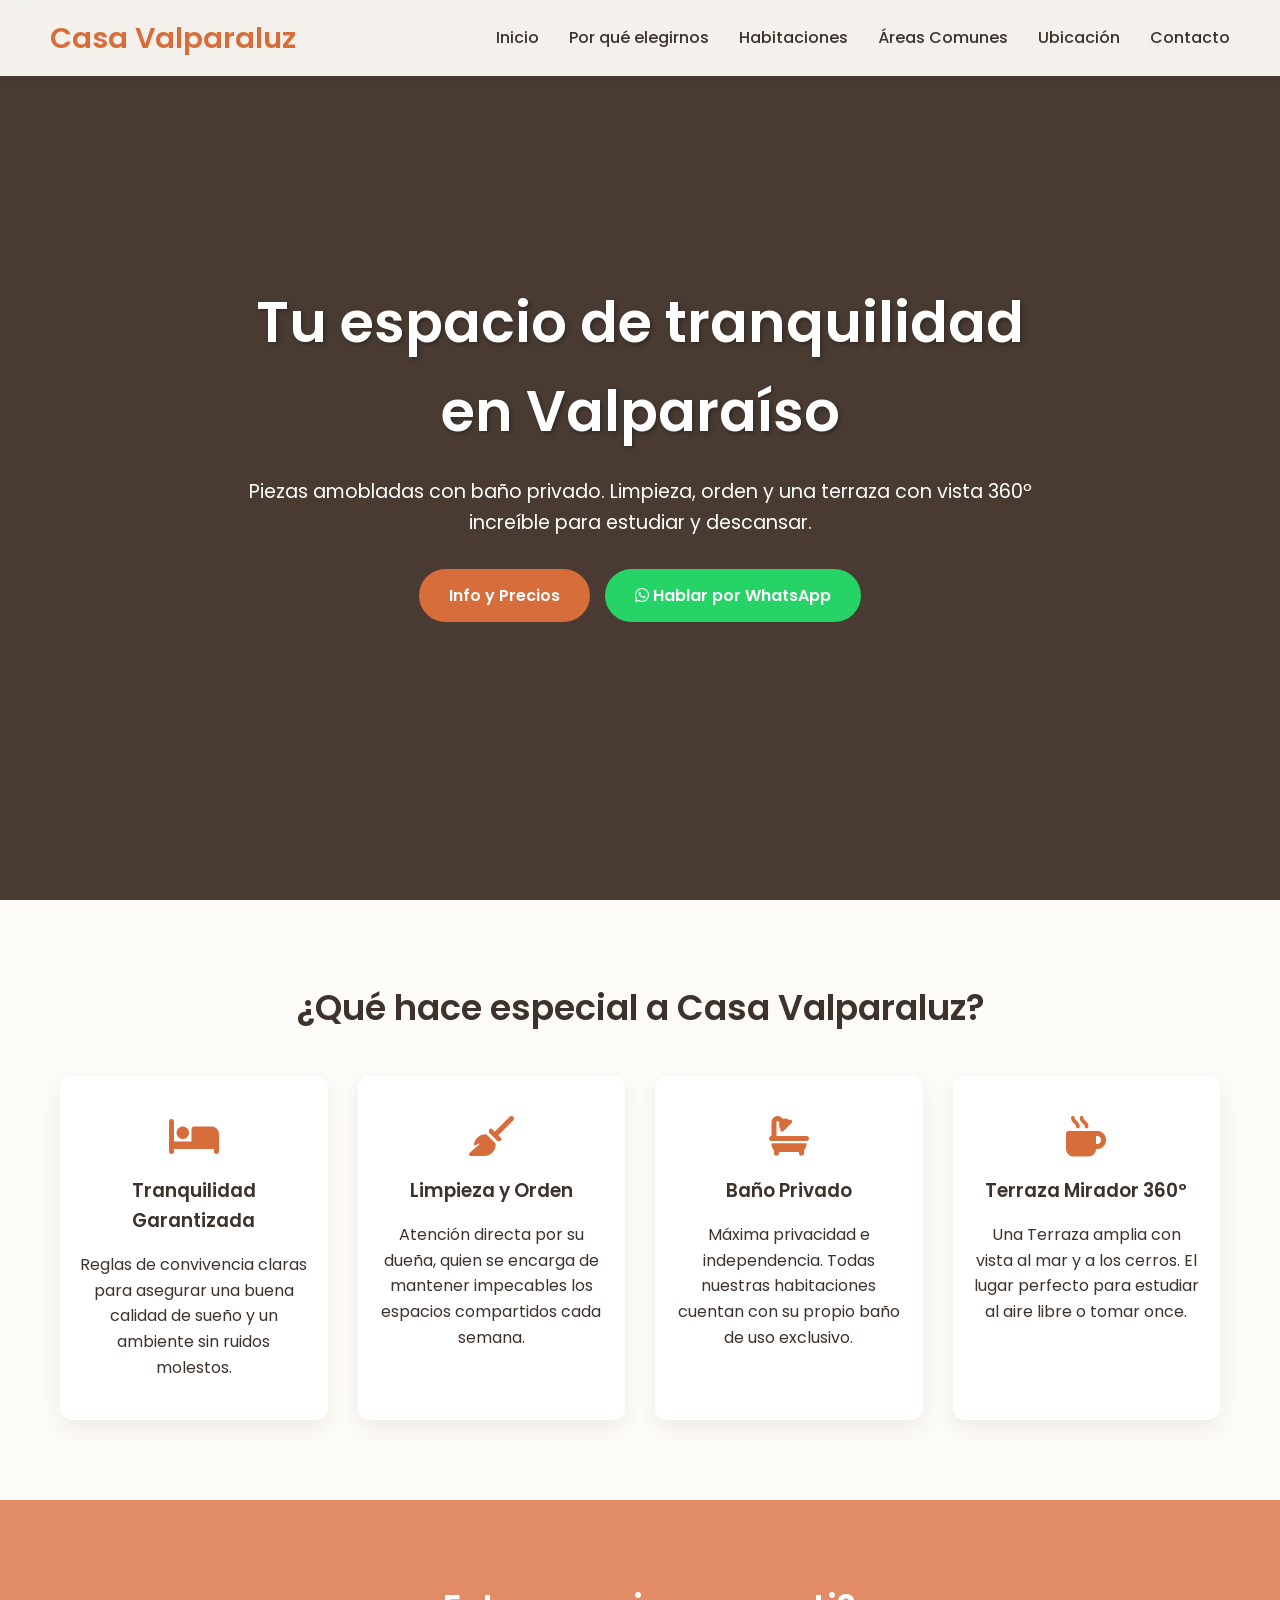
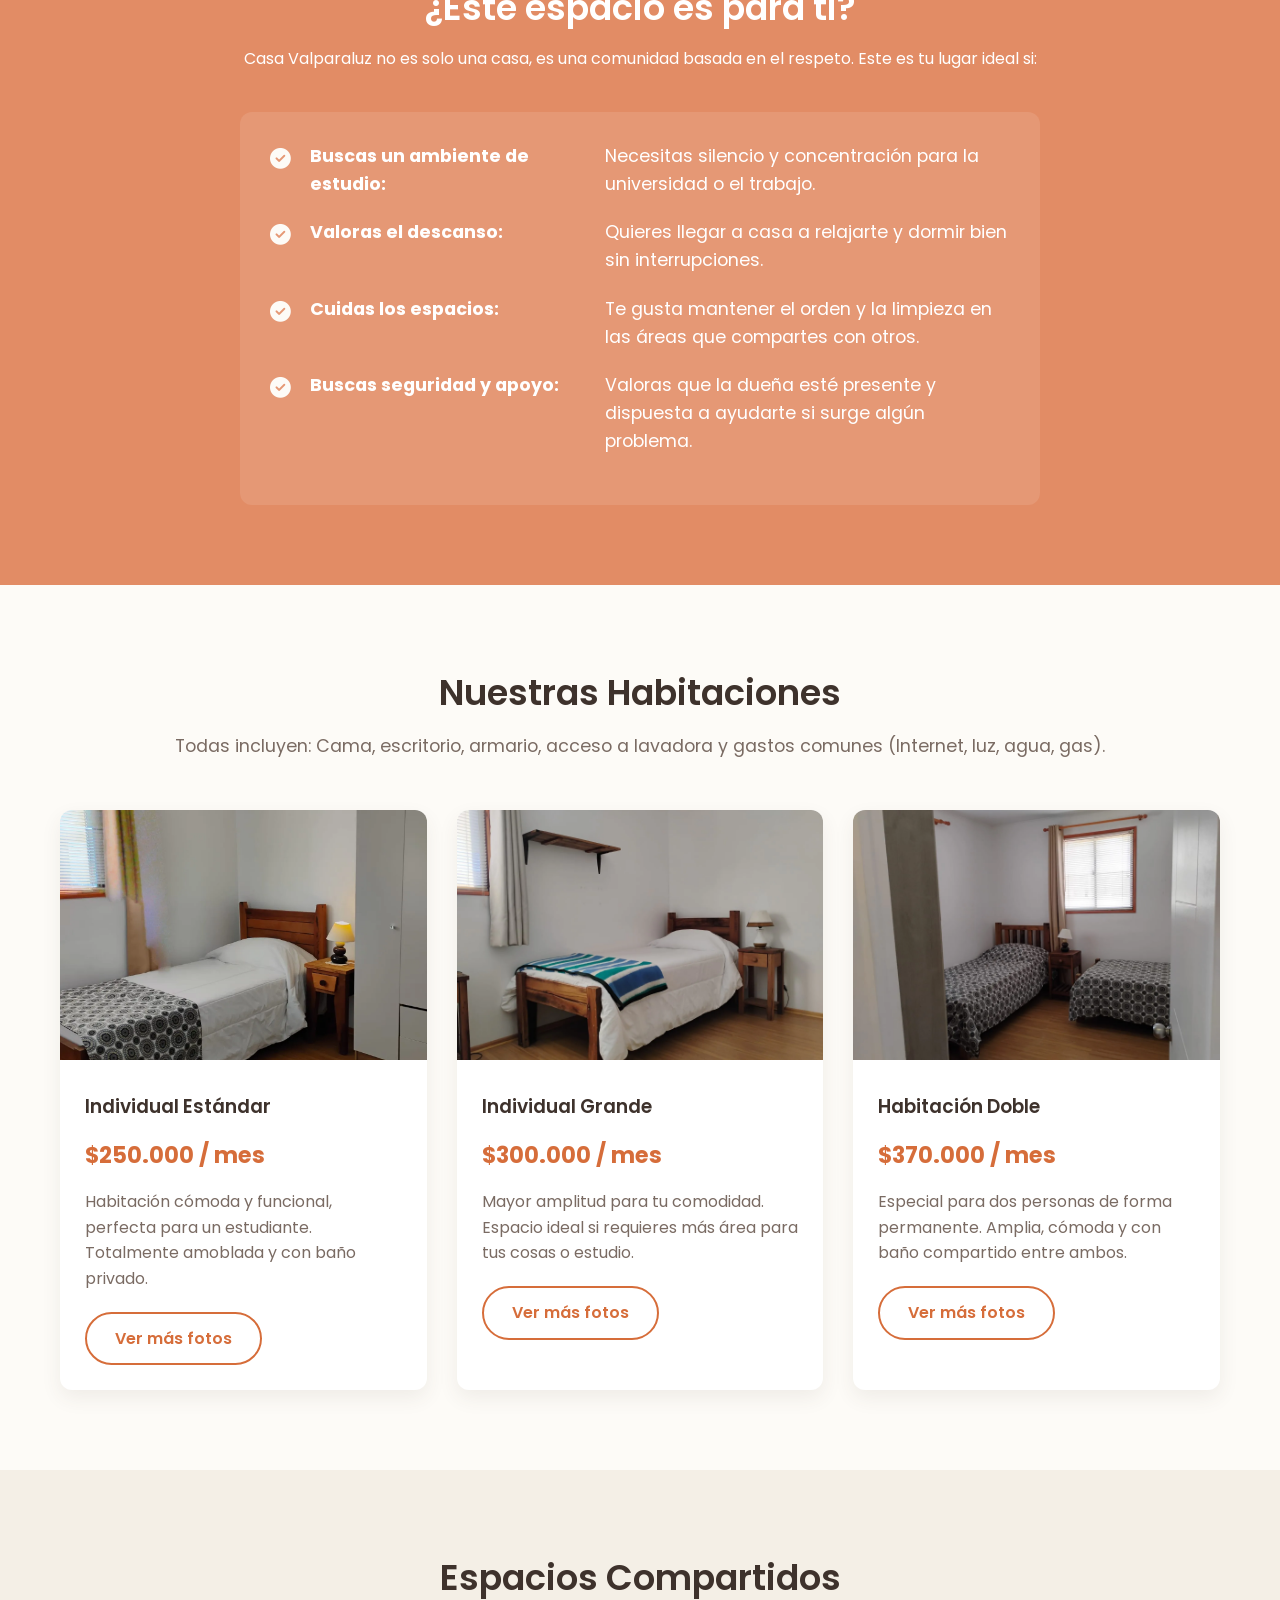
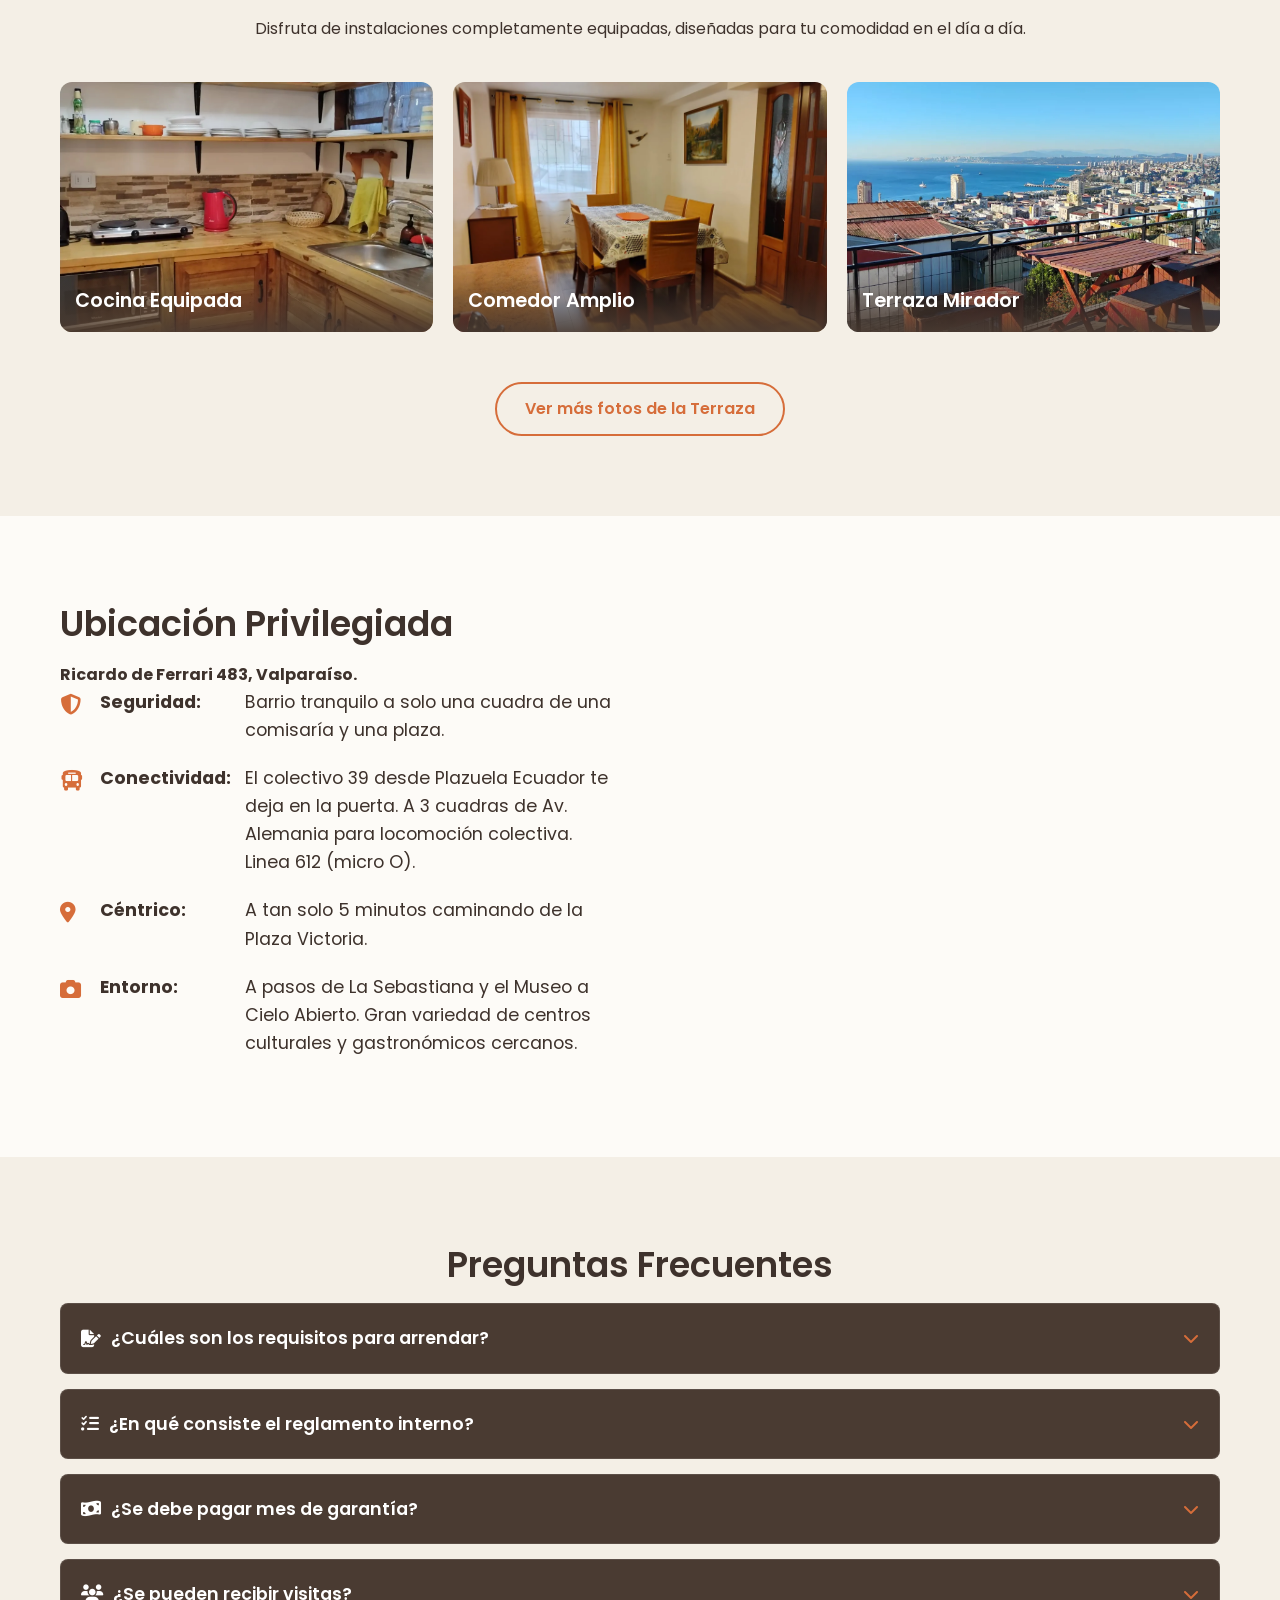
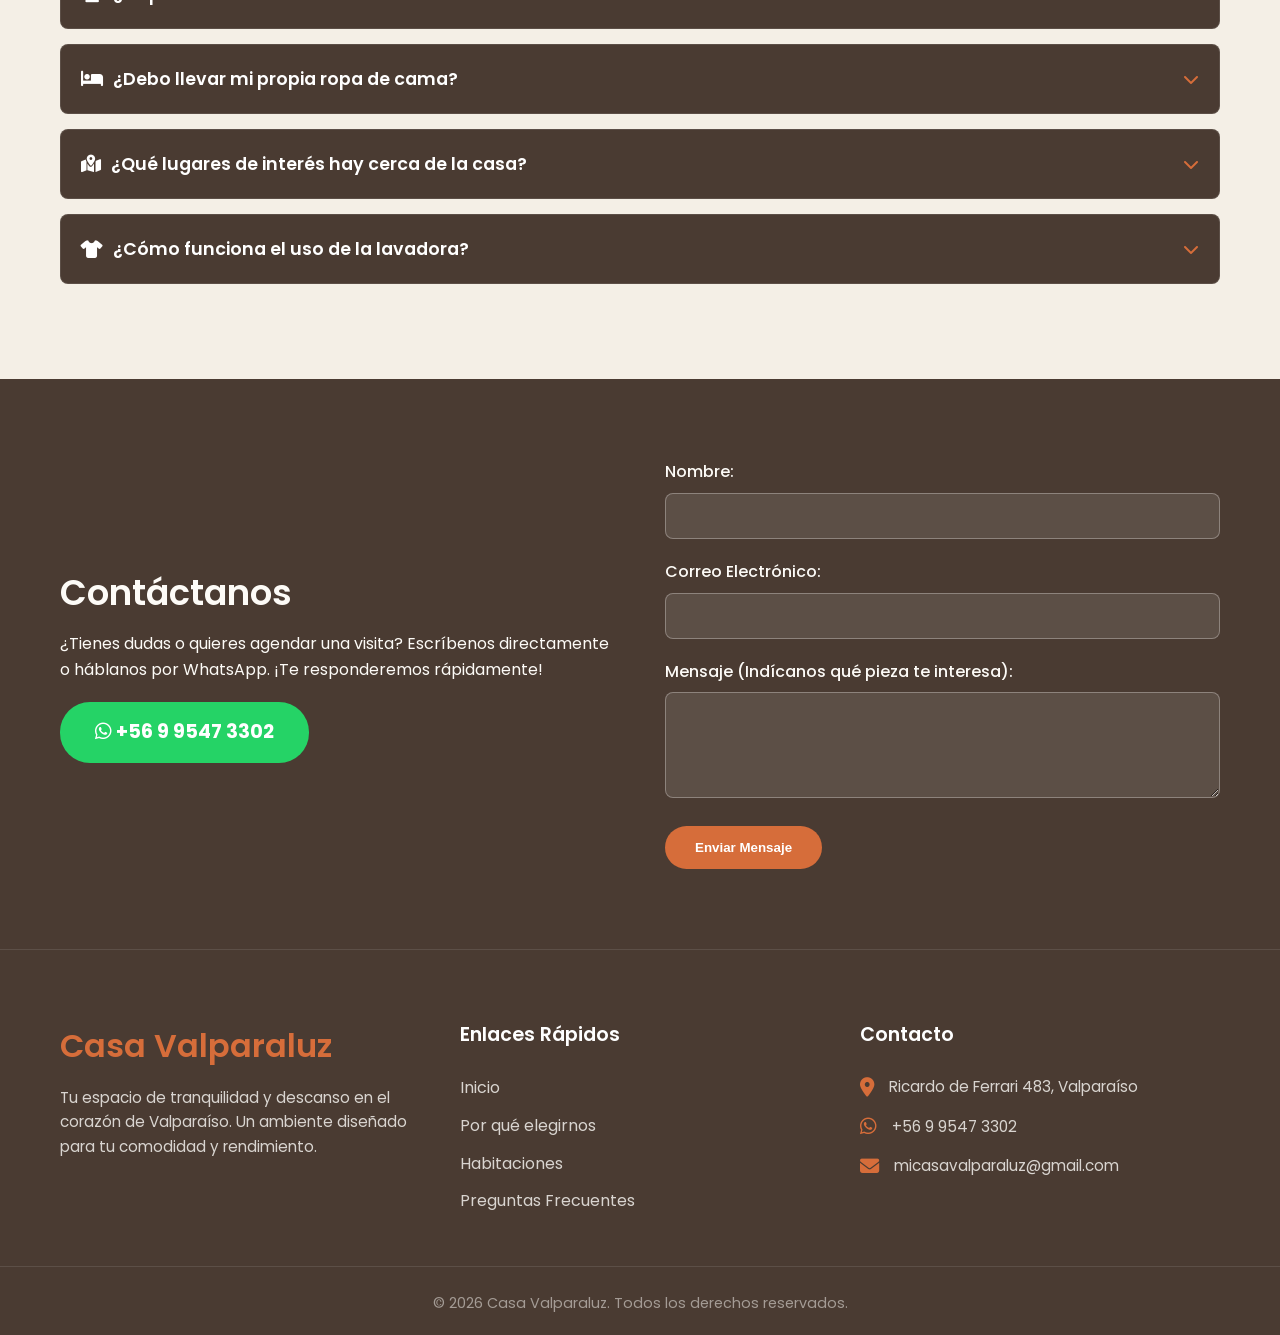
<file: index.html>
<!DOCTYPE html>
<html lang="es">
<head>
    <meta charset="UTF-8">
    <meta name="viewport" content="width=device-width, initial-scale=1.0">

    <!-- Título y Descripción SEO -->
    <title>Casa Valparaluz | Arriendo de Piezas para Estudiantes en Valparaíso</title>
    <meta name="description" content="Arriendo de habitaciones limpias y tranquilas en Valparaíso. Piezas amobladas con baño privado, gastos comunes incluidos y terraza con vista 360º.">

    <!-- Open Graph (Para previsualización en WhatsApp, Facebook, LinkedIn) -->
    <meta property="og:type" content="website">
    <meta property="og:url" content="https://www.casavalparaluz.cl/">
    <meta property="og:title" content="Casa Valparaluz | Tu espacio en Valparaíso">
    <meta property="og:description" content="Piezas amobladas con baño privado y terraza 360º. Ideal para estudiantes universitarios. ¡Agenda tu visita!">
    <!-- Asegúrate de subir la web y poner la URL absoluta de tu mejor foto aquí -->
    <meta property="og:image" content="https://www.casavalparaluz.cl/img/comunes/terraza5.jpeg">

    <!-- Color del navegador en móviles (Tu color terracota) -->
    <meta name="theme-color" content="#D66D3A">

    <!-- Evitar contenido duplicado en buscadores -->
    <link rel="canonical" href="https://www.casavalparaluz.cl/">

    <!-- Fuentes, Estilos e Ícono -->
    <link rel="preconnect" href="https://fonts.googleapis.com">
    <link rel="preconnect" href="https://fonts.gstatic.com" crossorigin>
    <link href="https://fonts.googleapis.com/css2?family=Poppins:wght@300;400;600;700&display=swap" rel="stylesheet">
    <link rel="stylesheet" href="https://cdnjs.cloudflare.com/ajax/libs/font-awesome/6.4.0/css/all.min.css">
    <link rel="stylesheet" href="style.css">
    <link rel="icon" type="image/svg+xml" href="img/Valparaluz-logo.svg">
</head>
<body>

<!-- =========================================
     BARRA DE NAVEGACIÓN
     ========================================= -->
<header>
    <div class="logo">
        <h2>Casa Valparaluz</h2>
    </div>
    <nav class="nav-links">
        <ul>
            <li><a href="#inicio">Inicio</a></li>
            <!-- Oculto en móvil -->
            <li class="hide-on-mobile"><a href="#beneficios">Por qué elegirnos</a></li>

            <li><a href="#habitaciones">Habitaciones</a></li>

            <!-- Ocultos en móvil -->
            <li class="hide-on-mobile"><a href="#areas-comunes">Áreas Comunes</a></li>
            <li class="hide-on-mobile"><a href="#ubicacion">Ubicación</a></li>

            <li><a href="#contacto">Contacto</a></li>
        </ul>
    </nav>
</header>



<!-- =========================================
     HERO SECTION
     ========================================= -->
<section id="inicio" class="hero">

    <!-- NUEVO: Contenedor del slider con opacidad -->
    <div class="hero-slider">
        <div class="slide bg-1"></div>
        <div class="slide bg-2"></div>
        <div class="slide bg-3"></div>
    </div>

    <!-- La capa oscura para que el texto sea legible -->
    <div class="hero-overlay"></div>

    <div class="hero-content">
        <h1>Tu espacio de tranquilidad en Valparaíso</h1>
        <p>Piezas amobladas con baño privado. Limpieza, orden y una terraza con vista 360º increíble para estudiar y descansar.</p>
        <div class="hero-buttons">
            <a href="#habitaciones" class="btn btn-primary">Info y Precios</a>
            <a href="https://wa.me/56995473302" target="_blank" class="btn btn-whatsapp">
                <i class="fa-brands fa-whatsapp"></i> Hablar por WhatsApp
            </a>
        </div>
    </div>
</section>

<!-- =========================================
     1. BENEFICIOS
     ========================================= -->
<section id="beneficios" class="seccion-clara">
    <div class="container">
        <h2 class="section-title">¿Qué hace especial a Casa Valparaluz?</h2>
        <div class="grid-beneficios">
            <div class="beneficio-card">
                <i class="fa-solid fa-bed"></i>
                <h3>Tranquilidad Garantizada</h3>
                <p>Reglas de convivencia claras para asegurar una buena calidad de sueño y un ambiente sin ruidos molestos.</p>
            </div>
            <div class="beneficio-card">
                <i class="fa-solid fa-broom"></i>
                <h3>Limpieza y Orden</h3>
                <p>Atención directa por su dueña, quien se encarga de mantener impecables los espacios compartidos cada semana.</p>
            </div>
            <div class="beneficio-card">
                <i class="fa-solid fa-bath"></i>
                <h3>Baño Privado</h3>
                <p>Máxima privacidad e independencia. Todas nuestras habitaciones cuentan con su propio baño de uso exclusivo.</p>
            </div>
            <div class="beneficio-card">
                <i class="fa-solid fa-mug-hot"></i>
                <h3>Terraza Mirador 360º</h3>
                <p>Una Terraza amplia con vista al mar y a los cerros. El lugar perfecto para estudiar al aire libre o tomar once.</p>
            </div>
        </div>
    </div>
</section>

<!-- =========================================
     2. PERFIL DEL INQUILINO
     ========================================= -->
<section id="perfil" class="seccion-acento">
    <div class="container">
        <h2 class="section-title">¿Este espacio es para ti?</h2>
        <p class="text-center">Casa Valparaluz no es solo una casa, es una comunidad basada en el respeto. Este es tu lugar ideal si:</p>

        <div class="lista-perfil">
            <ul class="lista-alineada lista-perfil-ancho">
                <li>
                    <i class="fa-solid fa-check-circle"></i>
                    <strong>Buscas un ambiente de estudio:</strong>
                    <span>Necesitas silencio y concentración para la universidad o el trabajo.</span>
                </li>
                <li>
                    <i class="fa-solid fa-check-circle"></i>
                    <strong>Valoras el descanso:</strong>
                    <span>Quieres llegar a casa a relajarte y dormir bien sin interrupciones.</span>
                </li>
                <li>
                    <i class="fa-solid fa-check-circle"></i>
                    <strong>Cuidas los espacios:</strong>
                    <span>Te gusta mantener el orden y la limpieza en las áreas que compartes con otros.</span>
                </li>
                <li>
                    <i class="fa-solid fa-check-circle"></i>
                    <strong>Buscas seguridad y apoyo:</strong>
                    <span>Valoras que la dueña esté presente y dispuesta a ayudarte si surge algún problema.</span>
                </li>
            </ul>
        </div>
    </div>
</section>

<!-- =========================================
     3. HABITACIONES
     ========================================= -->
<section id="habitaciones" class="seccion-clara">
    <div class="container">
        <h2 class="section-title">Nuestras Habitaciones</h2>
        <p class="section-subtitle">Todas incluyen: Cama, escritorio, armario, acceso a lavadora y gastos comunes (Internet, luz, agua, gas).</p>

        <div class="grid-habitaciones">
            <div class="habitacion-card">
                <img src="img/hab2/2.webp" alt="Habitación Individual Estándar">
                <div class="habitacion-info">
                    <h3>Individual Estándar</h3>
                    <p class="precio">$250.000 / mes</p>
                    <p>Habitación cómoda y funcional, perfecta para un estudiante. Totalmente amoblada y con baño privado.</p>
                    <a href="habitacion-estandar.html" class="btn btn-outline">Ver más fotos</a>
                </div>
            </div>
            <div class="habitacion-card">
                <img src="img/hab4/1.webp" alt="Habitación Individual Grande">
                <div class="habitacion-info">
                    <h3>Individual Grande</h3>
                    <p class="precio">$300.000 / mes</p>
                    <p>Mayor amplitud para tu comodidad. Espacio ideal si requieres más área para tus cosas o estudio.</p>
                    <a href="habitacion-grande.html" class="btn btn-outline">Ver más fotos</a>
                </div>
            </div>
            <div class="habitacion-card">
                <img src="img/hab1/V2/11.webp" alt="Habitación Doble">
                <div class="habitacion-info">
                    <h3>Habitación Doble</h3>
                    <p class="precio">$370.000 / mes</p>
                    <p>Especial para dos personas de forma permanente. Amplia, cómoda y con baño compartido entre ambos.</p>
                    <a href="habitacion-doble.html" class="btn btn-outline">Ver más fotos</a>
                </div>
            </div>
        </div>
    </div>
</section>

<!-- =========================================
     4. ÁREAS COMUNES
     ========================================= -->
<section id="areas-comunes" class="seccion-oscura">
    <div class="container">
        <h2 class="section-title">Espacios Compartidos</h2>
        <p class="text-center">Disfruta de instalaciones completamente equipadas, diseñadas para tu comodidad en el día a día.</p>

        <div class="galeria-areas">
            <div class="area-item">
                <img src="img/comunes/cocina5.webp" alt="Cocina">
                <h4>Cocina Equipada</h4>
            </div>
            <div class="area-item">
                <img src="img/comunes/living1.webp" alt="Comedor">
                <h4>Comedor Amplio</h4>
            </div>
            <div class="area-item">
                <img src="img/comunes/terraza4.webp" alt="Terraza mirador">
                <h4>Terraza Mirador</h4>
            </div>
        </div>

        <div class="text-center" style="margin-top: 50px;">
            <a href="terraza-mirador.html" class="btn btn-outline">Ver más fotos de la Terraza</a>
        </div>

    </div>
</section>

<!-- =========================================
     5. UBICACIÓN
     ========================================= -->
<section id="ubicacion" class="seccion-clara">
    <div class="container grid-2-columnas">
        <div class="ubicacion-texto">
            <h2 class="section-title text-left">Ubicación Privilegiada</h2>
            <p><strong>Ricardo de Ferrari 483, Valparaíso.</strong></p>

            <ul class="lista-alineada">
                <li>
                    <i class="fa-solid fa-shield-halved"></i>
                    <strong>Seguridad:</strong>
                    <span>Barrio tranquilo a solo una cuadra de una comisaría y una plaza.</span>
                </li>
                <li>
                    <i class="fa-solid fa-bus"></i>
                    <strong>Conectividad:</strong>
                    <span>El colectivo 39 desde Plazuela Ecuador te deja en la puerta. A 3 cuadras de Av. Alemania para locomoción colectiva. Linea 612 (micro O).</span>
                </li>
                <li>
                    <i class="fa-solid fa-location-dot"></i>
                    <strong>Céntrico:</strong>
                    <span>A tan solo 5 minutos caminando de la Plaza Victoria.</span>
                </li>
                <li>
                    <i class="fa-solid fa-camera"></i>
                    <strong>Entorno:</strong>
                    <span>A pasos de La Sebastiana y el Museo a Cielo Abierto. Gran variedad de centros culturales y gastronómicos cercanos.</span>
                </li>
            </ul>
        </div>
        <div class="ubicacion-mapa">
            <iframe src="https://www.google.com/maps/embed?pb=!1m18!1m12!1m3!1d3344.6042173456385!2d-71.6247012!3d-33.0458133!2m3!1f0!2f0!3f0!3m2!1i1024!2i768!4f13.1!3m3!1m2!1s0x9689e0c52f86443f%3A0xc3b832bfcf54359d!2sRicardo%20de%20Ferrari%20483%2C%20Valpara%C3%ADso!5e0!3m2!1ses-419!2scl!4v1700000000000!5m2!1ses-419!2scl" width="100%" height="350" style="border:0; border-radius: 10px;" allowfullscreen="" loading="lazy" referrerpolicy="no-referrer-when-downgrade"></iframe>
        </div>
    </div>
</section>

<!-- =========================================
     6. PREGUNTAS FRECUENTES (FAQ) - ACORDEÓN
     ========================================= -->
<section id="faq" class="seccion-oscura">
    <div class="container">
        <h2 class="section-title">Preguntas Frecuentes</h2>
        <div class="faq-container">

            <!-- Pregunta 1: Requisitos -->
            <div class="faq-item">
                <div class="faq-pregunta">
                    <h4><i class="fa-solid fa-file-signature"></i> ¿Cuáles son los requisitos para arrendar?</h4>
                    <i class="fa-solid fa-chevron-down faq-icon"></i>
                </div>
                <div class="faq-respuesta">
                    <p>Para asegurar una buena experiencia para ambas partes, solicitamos la siguiente documentación:</p>
                    <ul class="lista-faq">
                        <li><strong>Cédula de identidad</strong> vigente (copia por ambos lados).</li>
                        <li><strong>Demostrar capacidad de pago</strong> (ingresos de al menos 2 veces el valor del arriendo) mediante: Contrato de trabajo o certificado de antigüedad laboral. Si eres independiente, boletas de honorarios y declaración anual de impuestos a la renta.</li>
                        <li><strong>Informe comercial</strong> (Dicom o Equifax) para verificar el historial de comportamiento de pago.</li>
                        <li><strong>Certificado de antecedentes.</strong></li>
                        <li>Conocer y aceptar nuestro reglamento interno de convivencia.</li>
                    </ul>
                </div>
            </div>

            <!-- Pregunta 2: Reglamento -->
            <div class="faq-item">
                <div class="faq-pregunta">
                    <h4><i class="fa-solid fa-list-check"></i> ¿En qué consiste el reglamento interno?</h4>
                    <i class="fa-solid fa-chevron-down faq-icon"></i>
                </div>
                <div class="faq-respuesta">
                    <p>Con el objetivo de mantener una excelente convivencia y tranquilidad en Casa Valparaluz, la arrendataria se compromete a:</p>
                    <ul class="lista-faq">
                        <li>No generar ruidos que interfieran con el estudio y descanso de los demás habitantes.</li>
                        <li>No permitir que personas ajenas pernocten ni utilicen las instalaciones de la casa.</li>
                        <li>Mantener la limpieza y el orden en todos los espacios comunes (especialmente cocina y comedor) inmediatamente después de su uso.</li>
                        <li>No realizar reuniones de ningún tipo ni eventos sociales en la casa.</li>
                        <li>Coordinar previamente con la dueña el uso de la lavadora (permitido 1 vez a la semana).</li>
                        <li>Por estrictos motivos de seguridad, está prohibido utilizar sistemas de calefacción de cualquier tipo dentro de la habitación.</li>
                        <li>Respetar la casa como un espacio libre de humo (está prohibido fumar y/o vapear en el interior).</li>
                    </ul>
                </div>
            </div>

            <!-- Pregunta 3: Garantía -->
            <div class="faq-item">
                <div class="faq-pregunta">
                    <h4><i class="fa-solid fa-money-bill-wave"></i> ¿Se debe pagar mes de garantía?</h4>
                    <i class="fa-solid fa-chevron-down faq-icon"></i>
                </div>
                <div class="faq-respuesta">
                    <p>Sí, solicitamos un mes de garantía al momento de firmar el contrato. Esto nos permite asegurar el cuidado de las instalaciones y el cumplimiento general del acuerdo.</p>
                </div>
            </div>

            <!-- Pregunta 4: Visitas -->
            <div class="faq-item">
                <div class="faq-pregunta">
                    <h4><i class="fa-solid fa-users"></i> ¿Se pueden recibir visitas?</h4>
                    <i class="fa-solid fa-chevron-down faq-icon"></i>
                </div>
                <div class="faq-respuesta">
                    <p>Sí, las visitas cortas son bienvenidas durante el día, siempre y cuando se respete el ambiente de estudio y tranquilidad. Sin embargo, tal como indica el reglamento, <strong>las visitas no pueden pasar la noche en la casa ni hacer uso de las instalaciones privadas</strong> (como las duchas).</p>
                </div>
            </div>

            <!-- Pregunta 5: Ropa de cama -->
            <div class="faq-item">
                <div class="faq-pregunta">
                    <h4><i class="fa-solid fa-bed"></i> ¿Debo llevar mi propia ropa de cama?</h4>
                    <i class="fa-solid fa-chevron-down faq-icon"></i>
                </div>
                <div class="faq-respuesta">
                    <p>No es estrictamente necesario. Si lo solicitas, podemos proporcionarte ropa de cama completa para tu habitación sin ningún costo extra, ideal si vienes de otra ciudad o país.</p>
                </div>
            </div>

            <!-- Pregunta 6: Entorno -->
            <div class="faq-item">
                <div class="faq-pregunta">
                    <h4><i class="fa-solid fa-map-location-dot"></i> ¿Qué lugares de interés hay cerca de la casa?</h4>
                    <i class="fa-solid fa-chevron-down faq-icon"></i>
                </div>
                <div class="faq-respuesta">
                    <p>Casa Valparaluz se encuentra en un sector privilegiado. A poca distancia caminando encontrarás el Museo a Cielo Abierto, gran variedad gastronómica en Av. Héctor Calvo, la Casa museo La Sebastiana, el Ascensor Espíritu Santo, la Iglesia de las Carmelitas, el Teatro Mauri y el Auditorio Osmán Pérez Freire.</p>
                </div>
            </div>
            <!-- Pregunta 7: Lavadora -->
            <div class="faq-item">
                <div class="faq-pregunta">
                    <h4><i class="fa-solid fa-shirt"></i> ¿Cómo funciona el uso de la lavadora?</h4>
                    <i class="fa-solid fa-chevron-down faq-icon"></i>
                </div>
                <div class="faq-respuesta">
                    <p>Tienes acceso a la zona de lavado una vez a la semana, previa coordinación de horario. El uso de la máquina está incluido en tus gastos comunes, por lo que solo necesitas traer tu propio detergente y suavizante.</p>
                </div>
            </div>

        </div>
    </div>
</section>


<!-- =========================================
     7. CONTACTO
     ========================================= -->
<section id="contacto" class="seccion-contacto">
    <div class="container grid-2-columnas">
        <div class="contacto-info">
            <h2 class="section-title text-left">Contáctanos</h2>
            <p>¿Tienes dudas o quieres agendar una visita? Escríbenos directamente o háblanos por WhatsApp. ¡Te responderemos rápidamente!</p>
            <a href="https://wa.me/56995473302" target="_blank" class="btn-whatsapp-grande">
                <i class="fa-brands fa-whatsapp"></i> +56 9 9547 3302
            </a>
        </div>
        <div class="contacto-formulario">
            <!-- Correo configurado -->
            <form action="https://formsubmit.co/micasavalparaluz@gmail.com" method="POST">
                <input type="hidden" name="_subject" value="Nueva consulta por pieza en Casa Valparaluz">
                <input type="hidden" name="_captcha" value="false">
                <div class="form-group">
                    <label for="nombre">Nombre:</label>
                    <input type="text" id="nombre" name="nombre" required>
                </div>
                <div class="form-group">
                    <label for="email">Correo Electrónico:</label>
                    <input type="email" id="email" name="email" required>
                </div>
                <div class="form-group">
                    <label for="mensaje">Mensaje (Indícanos qué pieza te interesa):</label>
                    <textarea id="mensaje" name="mensaje" rows="4" required></textarea>
                </div>
                <button type="submit" class="btn btn-primary">Enviar Mensaje</button>
            </form>
        </div>
    </div>
</section>

<!-- =========================================
         FOOTER
         ========================================= -->
<footer class="footer">
    <div class="container grid-footer">

        <!-- Columna 1: Marca -->
        <div class="footer-col brand-col">
            <h3>Casa Valparaluz</h3>
            <p>Tu espacio de tranquilidad y descanso en el corazón de Valparaíso. Un ambiente diseñado para tu comodidad y rendimiento.</p>
        </div>

        <!-- Columna 2: Enlaces Rápidos -->
        <div class="footer-col links-col">
            <h4>Enlaces Rápidos</h4>
            <ul>
                <li><a href="#inicio">Inicio</a></li>
                <li><a href="#beneficios">Por qué elegirnos</a></li>
                <li><a href="#habitaciones">Habitaciones</a></li>
                <li><a href="#faq">Preguntas Frecuentes</a></li>
            </ul>
        </div>

        <!-- Columna 3: Datos de Contacto -->
        <div class="footer-col contact-col">
            <h4>Contacto</h4>
            <p><i class="fa-solid fa-location-dot"></i> Ricardo de Ferrari 483, Valparaíso</p>
            <p><i class="fa-brands fa-whatsapp"></i> +56 9 9547 3302</p>
            <p><i class="fa-solid fa-envelope"></i> micasavalparaluz@gmail.com</p>
        </div>

    </div>

    <!-- Copyright -->
    <div class="footer-bottom">
        <p>&copy; 2026 Casa Valparaluz. Todos los derechos reservados.</p>
    </div>
</footer>

</body>
</html>


<!-- SCRIPT PARA EL ACORDEÓN DE PREGUNTAS FRECUENTES -->
<script>
    document.querySelectorAll('.faq-pregunta').forEach(pregunta => {
        pregunta.addEventListener('click', () => {
            const item = pregunta.parentElement;

            // Hace que al abrir una pregunta, se cierren las demás automáticamente
            document.querySelectorAll('.faq-item').forEach(otroItem => {
                if (otroItem !== item) {
                    otroItem.classList.remove('activa');
                }
            });

            // Abre o cierra la pregunta en la que hicimos clic
            item.classList.toggle('activa');
        });
    });
</script>
</file>
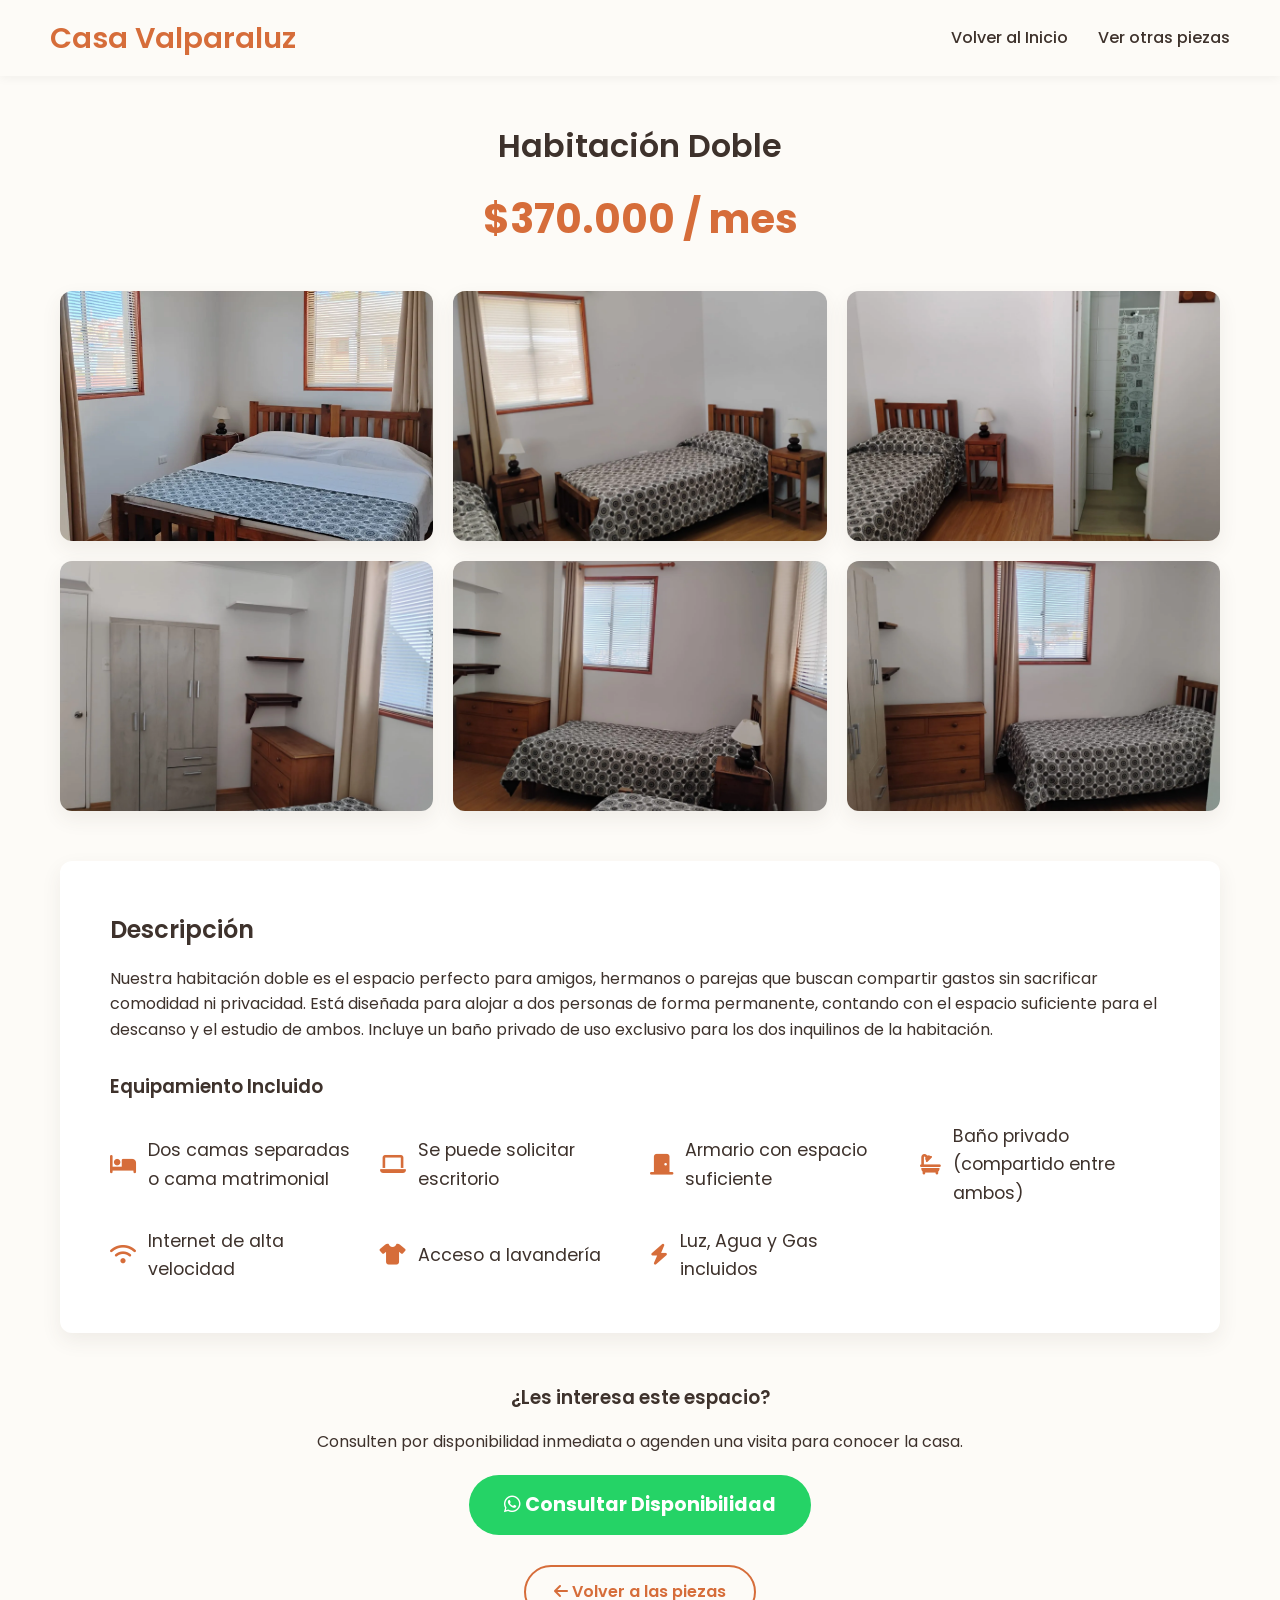
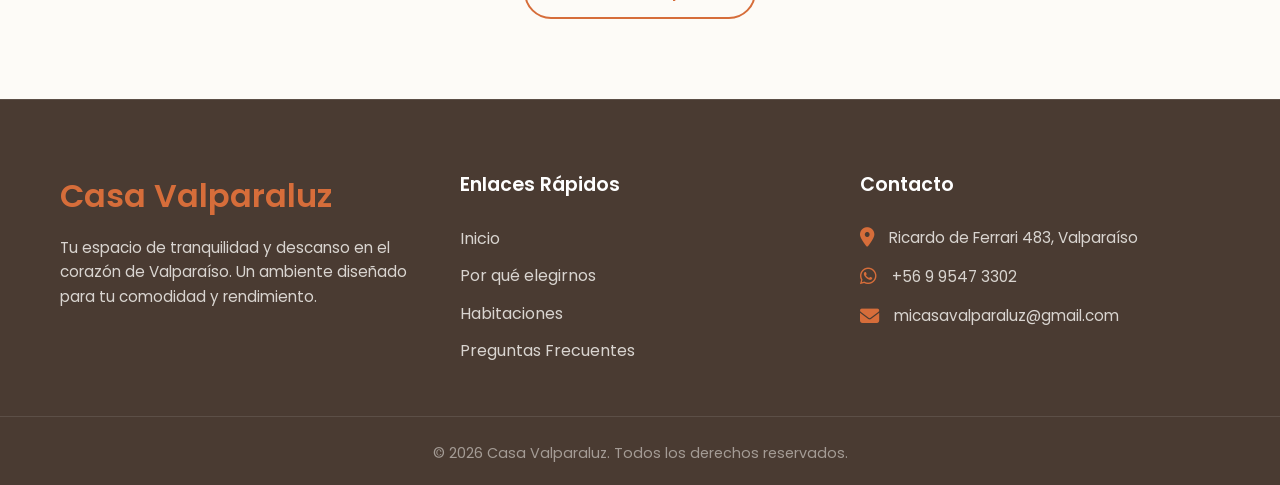
<file: habitacion-doble.html>
<!DOCTYPE html>
<html lang="es">
<head>
    <meta charset="UTF-8">
    <meta name="viewport" content="width=device-width, initial-scale=1.0">

    <!-- Título y Descripción SEO -->
    <title>Casa Valparaluz | Arriendo de Piezas para Estudiantes en Valparaíso</title>
    <meta name="description" content="Arriendo de habitaciones limpias y tranquilas en Valparaíso. Piezas amobladas con baño privado, gastos comunes incluidos y terraza con vista 360º.">

    <!-- Open Graph (Para previsualización en WhatsApp, Facebook, LinkedIn) -->
    <meta property="og:type" content="website">
    <meta property="og:url" content="https://www.casavalparaluz.cl/">
    <meta property="og:title" content="Casa Valparaluz | Tu espacio en Valparaíso">
    <meta property="og:description" content="Piezas amobladas con baño privado y terraza 360º. Ideal para estudiantes universitarios. ¡Agenda tu visita!">
    <!-- Asegúrate de subir la web y poner la URL absoluta de tu mejor foto aquí -->
    <meta property="og:image" content="https://www.casavalparaluz.cl/img/comunes/terraza5.jpeg">

    <!-- Color del navegador en móviles (Tu color terracota) -->
    <meta name="theme-color" content="#D66D3A">

    <!-- Evitar contenido duplicado en buscadores -->
    <link rel="canonical" href="https://www.casavalparaluz.cl/">

    <!-- Fuentes, Estilos e Ícono -->
    <link rel="preconnect" href="https://fonts.googleapis.com">
    <link rel="preconnect" href="https://fonts.gstatic.com" crossorigin>
    <link href="https://fonts.googleapis.com/css2?family=Poppins:wght@300;400;600;700&display=swap" rel="stylesheet">
    <link rel="stylesheet" href="https://cdnjs.cloudflare.com/ajax/libs/font-awesome/6.4.0/css/all.min.css">
    <link rel="stylesheet" href="style.css">
    <link rel="icon" type="image/svg+xml" href="img/Valparaluz-logo.svg">
</head>
<body class="seccion-clara">

<header>
    <div class="logo">
        <h2>Casa Valparaluz</h2>
    </div>
    <nav class="nav-links">
        <ul>
            <li><a href="index.html#inicio">Volver al Inicio</a></li>
            <li><a href="index.html#habitaciones">Ver otras piezas</a></li>
        </ul>
    </nav>
</header>

<main class="container detalle-habitacion">

    <div class="header-habitacion">
        <h1>Habitación Doble</h1>
        <p class="precio-destacado">$370.000 / mes</p>
    </div>

    <!-- Galería-->
    <div class="galeria-fotos">
        <img src="img/hab3/1.webp" alt="Vista con cama matrimonial">
        <img src="img/hab1/V2/2.webp" alt="Vista de cama y velador">
        <img src="img/hab1/V2/3.webp" alt="Vista entrada baño y cama">
        <img src="img/hab1/V2/5.webp" alt="Armario y sector de almacenamiento">
        <img src="img/hab1/V2/6.webp" alt="Vista ambas camas">
        <img src="img/hab1/V2/9.webp" alt="Detalle del espacio extra">
    </div>

    <div class="info-habitacion">
        <h2>Descripción</h2>
        <p>Nuestra habitación doble es el espacio perfecto para amigos, hermanos o parejas que buscan compartir gastos sin sacrificar comodidad ni privacidad. Está diseñada para alojar a dos personas de forma permanente, contando con el espacio suficiente para el descanso y el estudio de ambos. Incluye un baño privado de uso exclusivo para los dos inquilinos de la habitación.</p>

        <h3 style="margin-top: 30px;">Equipamiento Incluido</h3>
        <ul class="caracteristicas-lista">
            <li><i class="fa-solid fa-bed"></i> Dos camas separadas o cama matrimonial</li>
            <li><i class="fa-solid fa-laptop"></i> Se puede solicitar escritorio</li>
            <li><i class="fa-solid fa-door-closed"></i> Armario con espacio suficiente</li>
            <li><i class="fa-solid fa-bath"></i> Baño privado (compartido entre ambos)</li>
            <li><i class="fa-solid fa-wifi"></i> Internet de alta velocidad</li>
            <li><i class="fa-solid fa-shirt"></i> Acceso a lavandería</li>
            <li><i class="fa-solid fa-bolt"></i> Luz, Agua y Gas incluidos</li>
        </ul>
    </div>

    <div class="text-center">
        <h3>¿Les interesa este espacio?</h3>
        <p>Consulten por disponibilidad inmediata o agenden una visita para conocer la casa.</p>
        <a href="https://wa.me/56995473302?text=Hola,%20me%20interesa%20la%20Habitación%20Doble%20de%20$370.000.%20¿Tienen%20disponibilidad?" target="_blank" class="btn-whatsapp-grande">
            <i class="fa-brands fa-whatsapp"></i> Consultar Disponibilidad
        </a>
        <br>
        <a href="index.html#habitaciones" class="btn btn-outline btn-volver">
            <i class="fa-solid fa-arrow-left"></i> Volver a las piezas
        </a>
    </div>
</main>

<footer class="footer">
    <div class="container grid-footer">
        <div class="footer-col brand-col">
            <h3>Casa Valparaluz</h3>
            <p>Tu espacio de tranquilidad y descanso en el corazón de Valparaíso. Un ambiente diseñado para tu comodidad y rendimiento.</p>
        </div>
        <div class="footer-col links-col">
            <h4>Enlaces Rápidos</h4>
            <ul>
                <li><a href="index.html#inicio">Inicio</a></li>
                <li><a href="index.html#beneficios">Por qué elegirnos</a></li>
                <li><a href="index.html#habitaciones">Habitaciones</a></li>
                <li><a href="index.html#faq">Preguntas Frecuentes</a></li>
            </ul>
        </div>
        <div class="footer-col contact-col">
            <h4>Contacto</h4>
            <p><i class="fa-solid fa-location-dot"></i> Ricardo de Ferrari 483, Valparaíso</p>
            <p><i class="fa-brands fa-whatsapp"></i> +56 9 9547 3302</p>
            <p><i class="fa-solid fa-envelope"></i> micasavalparaluz@gmail.com</p>
        </div>
    </div>
    <div class="footer-bottom">
        <p>&copy; 2026 Casa Valparaluz. Todos los derechos reservados.</p>
    </div>
</footer>
</body>
</html>
</file>
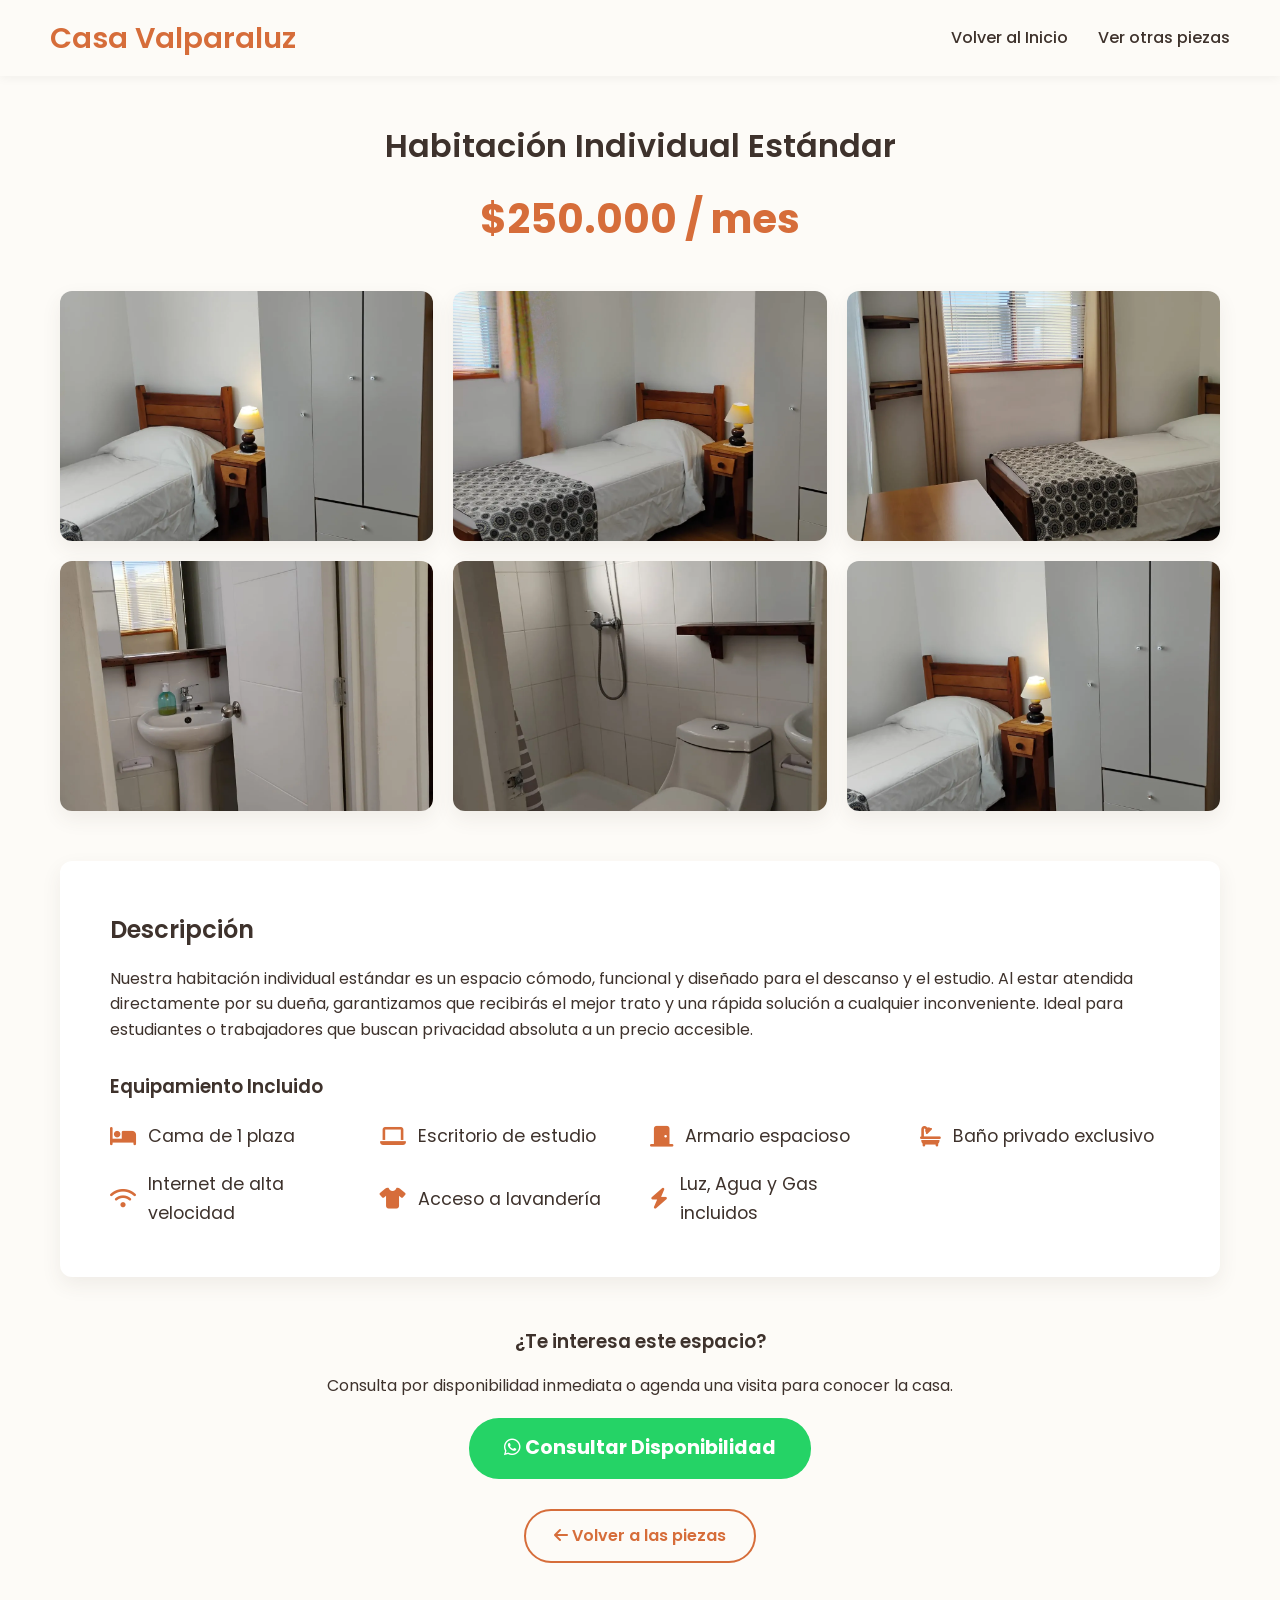
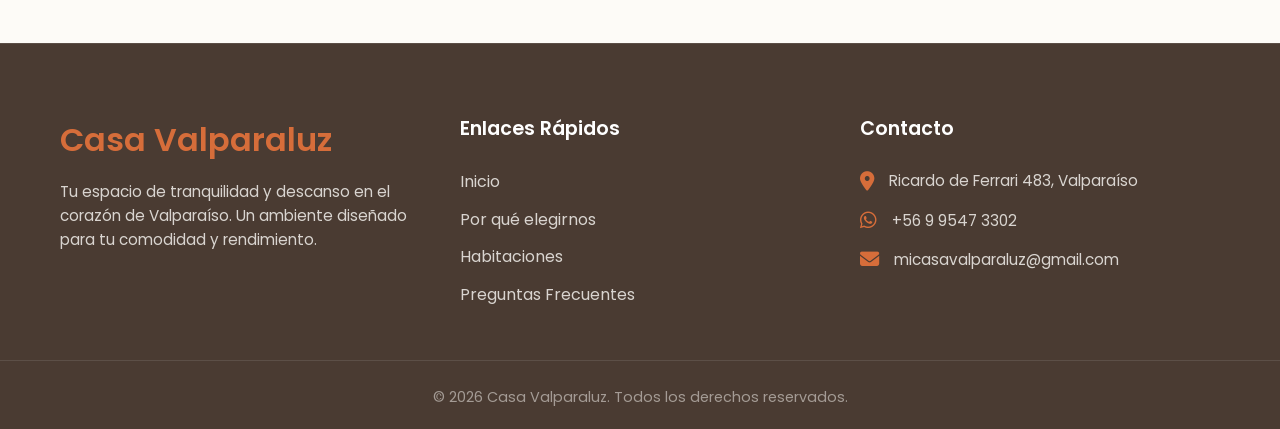
<file: habitacion-estandar.html>
<!DOCTYPE html>
<html lang="es">
<head>
    <meta charset="UTF-8">
    <meta name="viewport" content="width=device-width, initial-scale=1.0">

    <!-- Título y Descripción SEO -->
    <title>Casa Valparaluz | Arriendo de Piezas para Estudiantes en Valparaíso</title>
    <meta name="description" content="Arriendo de habitaciones limpias y tranquilas en Valparaíso. Piezas amobladas con baño privado, gastos comunes incluidos y terraza con vista 360º.">

    <!-- Open Graph (Para previsualización en WhatsApp, Facebook, LinkedIn) -->
    <meta property="og:type" content="website">
    <meta property="og:url" content="https://www.casavalparaluz.cl/">
    <meta property="og:title" content="Casa Valparaluz | Tu espacio en Valparaíso">
    <meta property="og:description" content="Piezas amobladas con baño privado y terraza 360º. Ideal para estudiantes universitarios. ¡Agenda tu visita!">
    <!-- Asegúrate de subir la web y poner la URL absoluta de tu mejor foto aquí -->
    <meta property="og:image" content="https://www.casavalparaluz.cl/img/comunes/terraza5.jpeg">

    <!-- Color del navegador en móviles (Tu color terracota) -->
    <meta name="theme-color" content="#D66D3A">

    <!-- Evitar contenido duplicado en buscadores -->
    <link rel="canonical" href="https://www.casavalparaluz.cl/">

    <!-- Fuentes, Estilos e Ícono -->
    <link rel="preconnect" href="https://fonts.googleapis.com">
    <link rel="preconnect" href="https://fonts.gstatic.com" crossorigin>
    <link href="https://fonts.googleapis.com/css2?family=Poppins:wght@300;400;600;700&display=swap" rel="stylesheet">
    <link rel="stylesheet" href="https://cdnjs.cloudflare.com/ajax/libs/font-awesome/6.4.0/css/all.min.css">
    <link rel="stylesheet" href="style.css">
    <link rel="icon" type="image/svg+xml" href="img/Valparaluz-logo.svg">
</head>
<body class="seccion-clara">

<!-- BARRA DE NAVEGACIÓN -->
<header>
    <div class="logo">
        <h2>Casa Valparaluz</h2>
    </div>
    <nav class="nav-links">
        <ul>
            <li><a href="index.html#inicio">Volver al Inicio</a></li>
            <li><a href="index.html#habitaciones">Ver otras piezas</a></li>
        </ul>
    </nav>
</header>

<!-- DETALLE DE LA HABITACIÓN -->
<main class="container detalle-habitacion">

    <div class="header-habitacion">
        <h1>Habitación Individual Estándar</h1>
        <p class="precio-destacado">$250.000 / mes</p>
    </div>

    <!-- Galería (Rutas ajustadas a tu carpeta hab2) -->
    <div class="galeria-fotos">
        <img src="img/hab2/1.webp" alt="Vista general de la habitación">
        <img src="img/hab2/2.webp" alt="Zona de escritorio">
        <img src="img/hab2/3.webp" alt="Cama amoblada">
        <img src="img/hab2/4.webp" alt="Armario y almacenamiento">
        <img src="img/hab2/5.webp" alt="Baño privado">
        <img src="img/hab2/1.webp" alt="Detalle de la habitación">
    </div>

    <div class="info-habitacion">
        <h2>Descripción</h2>
        <p>Nuestra habitación individual estándar es un espacio cómodo, funcional y diseñado para el descanso y el estudio. Al estar atendida directamente por su dueña, garantizamos que recibirás el mejor trato y una rápida solución a cualquier inconveniente. Ideal para estudiantes o trabajadores que buscan privacidad absoluta a un precio accesible.</p>

        <h3 style="margin-top: 30px;">Equipamiento Incluido</h3>
        <ul class="caracteristicas-lista">
            <li><i class="fa-solid fa-bed"></i> Cama de 1 plaza</li>
            <li><i class="fa-solid fa-laptop"></i> Escritorio de estudio</li>
            <li><i class="fa-solid fa-door-closed"></i> Armario espacioso</li>
            <li><i class="fa-solid fa-bath"></i> Baño privado exclusivo</li>
            <li><i class="fa-solid fa-wifi"></i> Internet de alta velocidad</li>
            <li><i class="fa-solid fa-shirt"></i> Acceso a lavandería</li>
            <li><i class="fa-solid fa-bolt"></i> Luz, Agua y Gas incluidos</li>
        </ul>
    </div>

    <div class="text-center">
        <h3>¿Te interesa este espacio?</h3>
        <p>Consulta por disponibilidad inmediata o agenda una visita para conocer la casa.</p>
        <!-- WhatsApp actualizado -->
        <a href="https://wa.me/56995473302?text=Hola,%20me%20interesa%20la%20Habitación%20Individual%20Estándar%20de%20$250.000.%20¿Tienen%20disponibilidad?" target="_blank" class="btn-whatsapp-grande">
            <i class="fa-brands fa-whatsapp"></i> Consultar Disponibilidad
        </a>
        <br>
        <a href="index.html#habitaciones" class="btn btn-outline btn-volver">
            <i class="fa-solid fa-arrow-left"></i> Volver a las piezas
        </a>
    </div>
</main>

<!-- FOOTER ACTUALIZADO -->
<footer class="footer">
    <div class="container grid-footer">
        <div class="footer-col brand-col">
            <h3>Casa Valparaluz</h3>
            <p>Tu espacio de tranquilidad y descanso en el corazón de Valparaíso. Un ambiente diseñado para tu comodidad y rendimiento.</p>
        </div>
        <div class="footer-col links-col">
            <h4>Enlaces Rápidos</h4>
            <ul>
                <li><a href="index.html#inicio">Inicio</a></li>
                <li><a href="index.html#beneficios">Por qué elegirnos</a></li>
                <li><a href="index.html#habitaciones">Habitaciones</a></li>
                <li><a href="index.html#faq">Preguntas Frecuentes</a></li>
            </ul>
        </div>
        <div class="footer-col contact-col">
            <h4>Contacto</h4>
            <p><i class="fa-solid fa-location-dot"></i> Ricardo de Ferrari 483, Valparaíso</p>
            <p><i class="fa-brands fa-whatsapp"></i> +56 9 9547 3302</p>
            <p><i class="fa-solid fa-envelope"></i> micasavalparaluz@gmail.com</p>
        </div>
    </div>
    <div class="footer-bottom">
        <p>&copy; 2026 Casa Valparaluz. Todos los derechos reservados.</p>
    </div>
</footer>
</body>
</html>
</file>
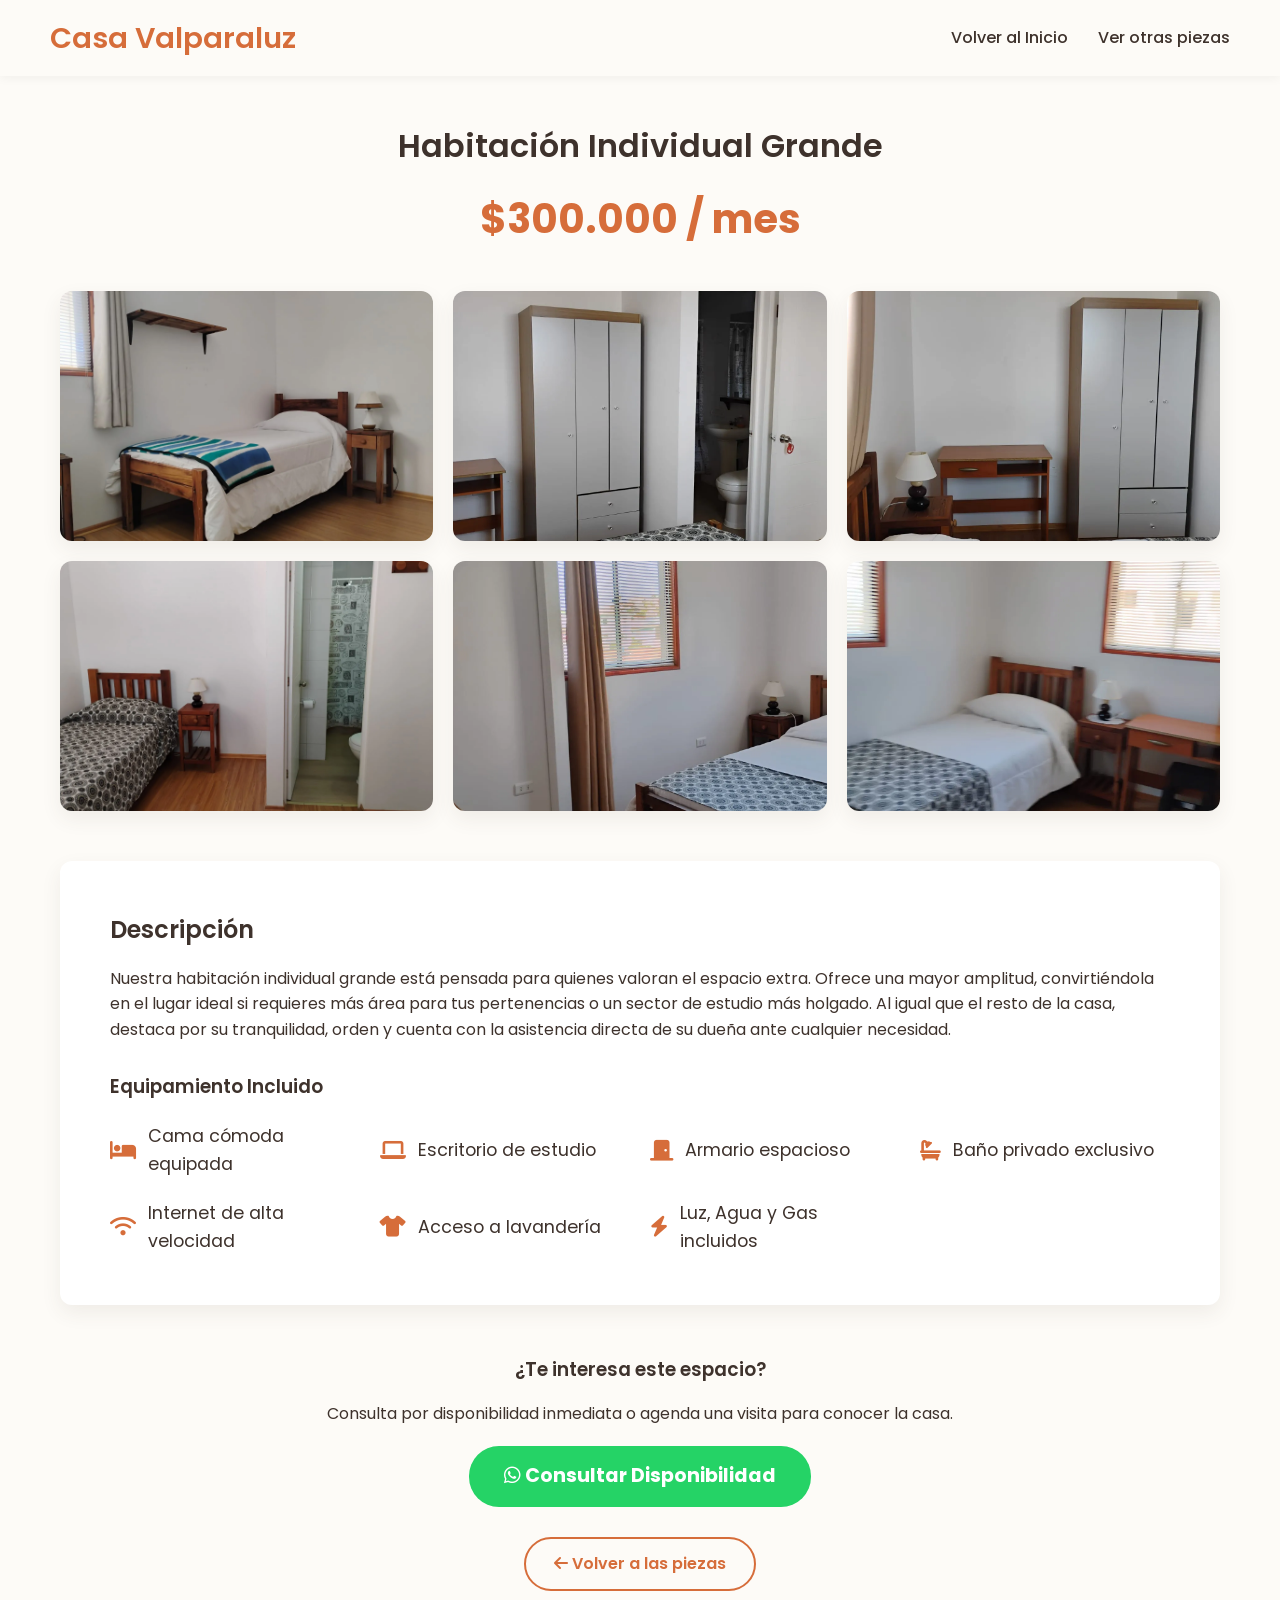
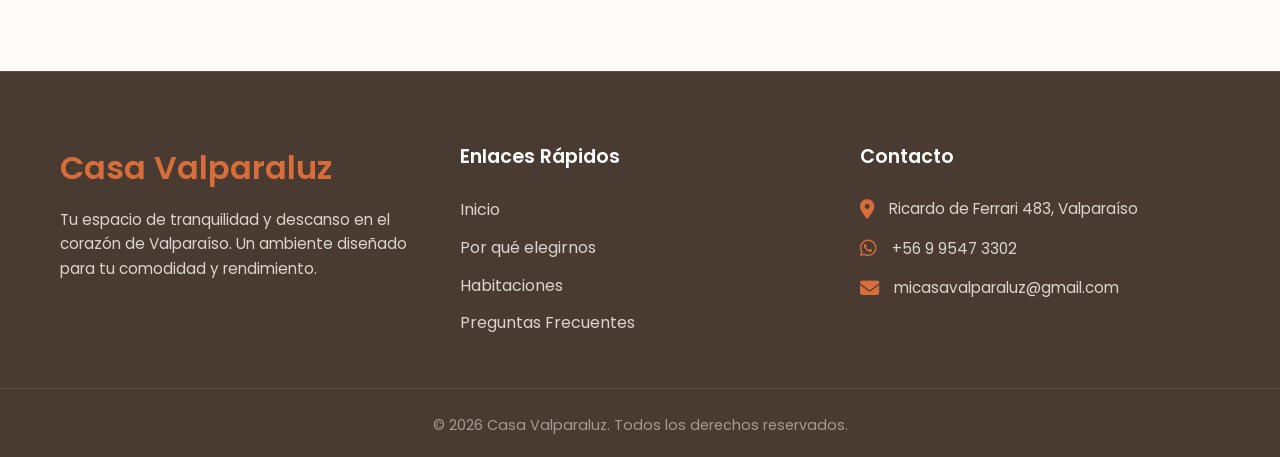
<file: habitacion-grande.html>
<!DOCTYPE html>
<html lang="es">
<head>
    <meta charset="UTF-8">
    <meta name="viewport" content="width=device-width, initial-scale=1.0">

    <!-- Título y Descripción SEO -->
    <title>Casa Valparaluz | Arriendo de Piezas para Estudiantes en Valparaíso</title>
    <meta name="description" content="Arriendo de habitaciones limpias y tranquilas en Valparaíso. Piezas amobladas con baño privado, gastos comunes incluidos y terraza con vista 360º.">

    <!-- Open Graph (Para previsualización en WhatsApp, Facebook, LinkedIn) -->
    <meta property="og:type" content="website">
    <meta property="og:url" content="https://www.casavalparaluz.cl/">
    <meta property="og:title" content="Casa Valparaluz | Tu espacio en Valparaíso">
    <meta property="og:description" content="Piezas amobladas con baño privado y terraza 360º. Ideal para estudiantes universitarios. ¡Agenda tu visita!">
    <!-- Asegúrate de subir la web y poner la URL absoluta de tu mejor foto aquí -->
    <meta property="og:image" content="https://www.casavalparaluz.cl/img/comunes/terraza5.jpeg">

    <!-- Color del navegador en móviles (Tu color terracota) -->
    <meta name="theme-color" content="#D66D3A">

    <!-- Evitar contenido duplicado en buscadores -->
    <link rel="canonical" href="https://www.casavalparaluz.cl/">

    <!-- Fuentes, Estilos e Ícono -->
    <link rel="preconnect" href="https://fonts.googleapis.com">
    <link rel="preconnect" href="https://fonts.gstatic.com" crossorigin>
    <link href="https://fonts.googleapis.com/css2?family=Poppins:wght@300;400;600;700&display=swap" rel="stylesheet">
    <link rel="stylesheet" href="https://cdnjs.cloudflare.com/ajax/libs/font-awesome/6.4.0/css/all.min.css">
    <link rel="stylesheet" href="style.css">
    <link rel="icon" type="image/svg+xml" href="img/Valparaluz-logo.svg">
</head>
<body class="seccion-clara">

<header>
    <div class="logo">
        <h2>Casa Valparaluz</h2>
    </div>
    <nav class="nav-links">
        <ul>
            <li><a href="index.html#inicio">Volver al Inicio</a></li>
            <li><a href="index.html#habitaciones">Ver otras piezas</a></li>
        </ul>
    </nav>
</header>

<main class="container detalle-habitacion">

    <div class="header-habitacion">
        <h1>Habitación Individual Grande</h1>
        <p class="precio-destacado">$300.000 / mes</p>
    </div>

    <!-- Galería (Rutas ajustadas a tu carpeta hab1) -->
    <div class="galeria-fotos">
        <img src="img/hab4/1.webp" alt="Vista general de la habitación grande">
        <img src="img/hab3/2.webp" alt="Vista cama">
        <img src="img/hab3/3.webp" alt="vista escritorio y armario">
        <img src="img/hab4/2.webp" alt="Armario y sector de almacenamiento">
        <img src="img/hab3/5.webp" alt="Ventana y cama">
        <img src="img/hab4/3.webp" alt="Baño privado de la habitación">
    </div>

    <div class="info-habitacion">
        <h2>Descripción</h2>
        <p>Nuestra habitación individual grande está pensada para quienes valoran el espacio extra. Ofrece una mayor amplitud, convirtiéndola en el lugar ideal si requieres más área para tus pertenencias o un sector de estudio más holgado. Al igual que el resto de la casa, destaca por su tranquilidad, orden y cuenta con la asistencia directa de su dueña ante cualquier necesidad.</p>

        <h3 style="margin-top: 30px;">Equipamiento Incluido</h3>
        <ul class="caracteristicas-lista">
            <li><i class="fa-solid fa-bed"></i> Cama cómoda equipada</li>
            <li><i class="fa-solid fa-laptop"></i> Escritorio de estudio</li>
            <li><i class="fa-solid fa-door-closed"></i> Armario espacioso</li>
            <li><i class="fa-solid fa-bath"></i> Baño privado exclusivo</li>
            <li><i class="fa-solid fa-wifi"></i> Internet de alta velocidad</li>
            <li><i class="fa-solid fa-shirt"></i> Acceso a lavandería</li>
            <li><i class="fa-solid fa-bolt"></i> Luz, Agua y Gas incluidos</li>
        </ul>
    </div>

    <div class="text-center">
        <h3>¿Te interesa este espacio?</h3>
        <p>Consulta por disponibilidad inmediata o agenda una visita para conocer la casa.</p>
        <a href="https://wa.me/56995473302?text=Hola,%20me%20interesa%20la%20Habitación%20Individual%20Grande%20de%20$300.000.%20¿Tienen%20disponibilidad?" target="_blank" class="btn-whatsapp-grande">
            <i class="fa-brands fa-whatsapp"></i> Consultar Disponibilidad
        </a>
        <br>
        <a href="index.html#habitaciones" class="btn btn-outline btn-volver">
            <i class="fa-solid fa-arrow-left"></i> Volver a las piezas
        </a>
    </div>
</main>

<footer class="footer">
    <div class="container grid-footer">
        <div class="footer-col brand-col">
            <h3>Casa Valparaluz</h3>
            <p>Tu espacio de tranquilidad y descanso en el corazón de Valparaíso. Un ambiente diseñado para tu comodidad y rendimiento.</p>
        </div>
        <div class="footer-col links-col">
            <h4>Enlaces Rápidos</h4>
            <ul>
                <li><a href="index.html#inicio">Inicio</a></li>
                <li><a href="index.html#beneficios">Por qué elegirnos</a></li>
                <li><a href="index.html#habitaciones">Habitaciones</a></li>
                <li><a href="index.html#faq">Preguntas Frecuentes</a></li>
            </ul>
        </div>
        <div class="footer-col contact-col">
            <h4>Contacto</h4>
            <p><i class="fa-solid fa-location-dot"></i> Ricardo de Ferrari 483, Valparaíso</p>
            <p><i class="fa-brands fa-whatsapp"></i> +56 9 9547 3302</p>
            <p><i class="fa-solid fa-envelope"></i> micasavalparaluz@gmail.com</p>
        </div>
    </div>
    <div class="footer-bottom">
        <p>&copy; 2026 Casa Valparaluz. Todos los derechos reservados.</p>
    </div>
</footer>
</body>
</html>
</file>
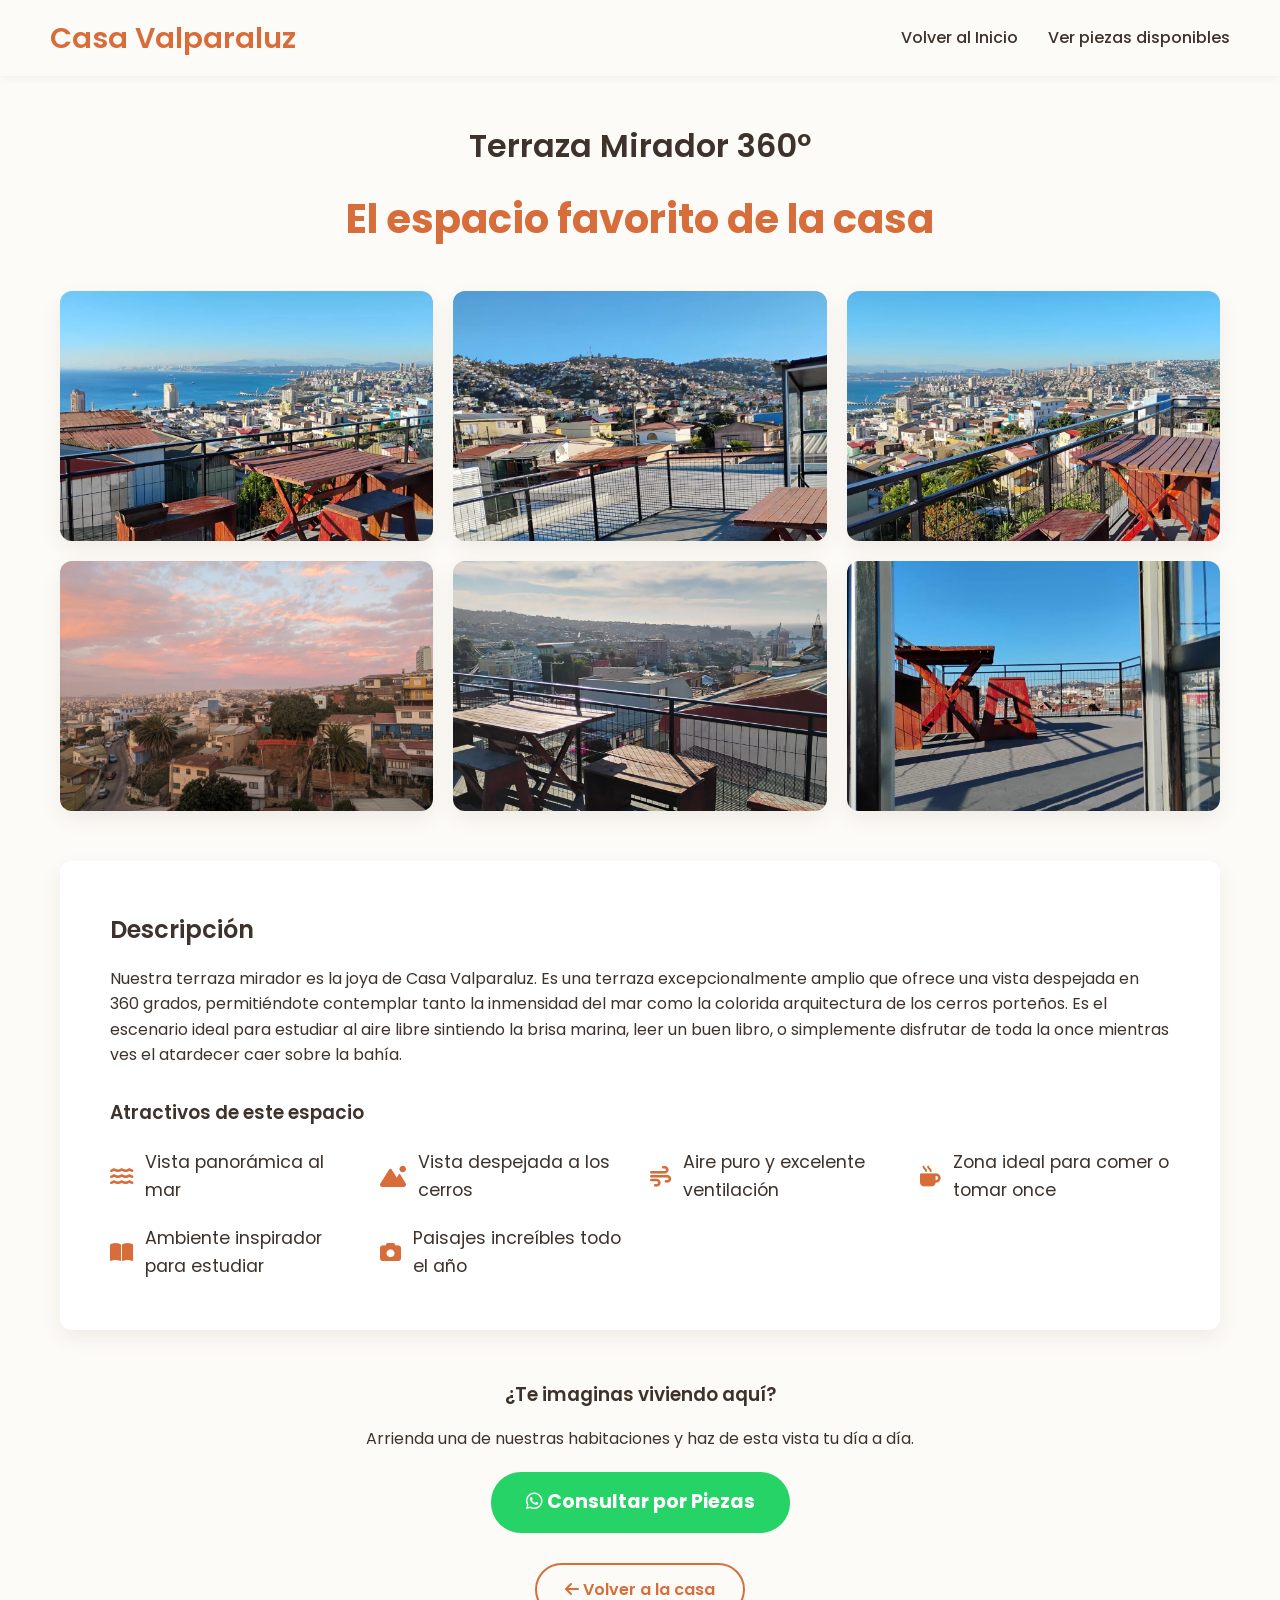
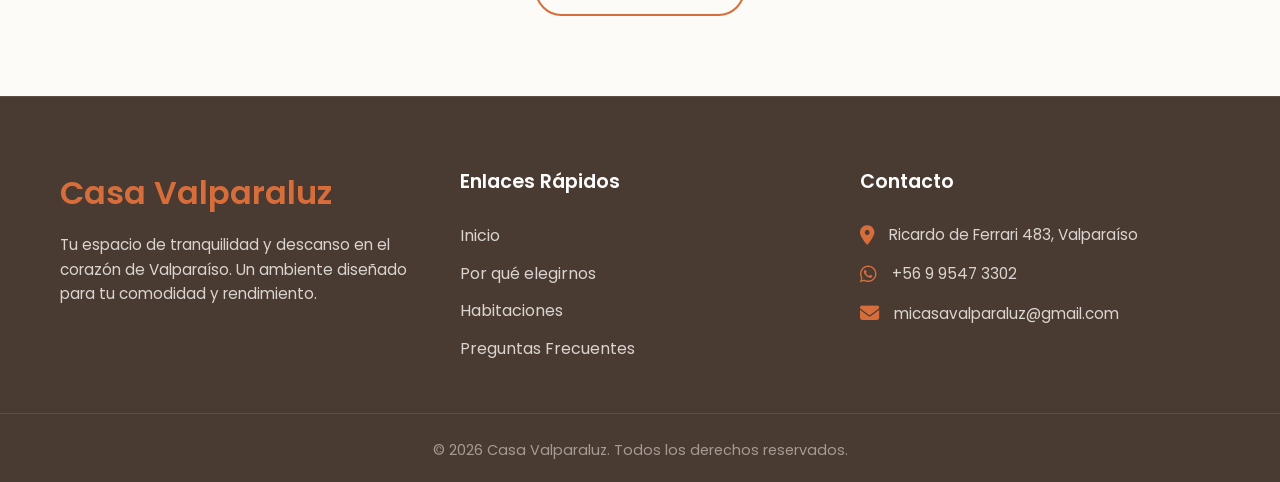
<file: terraza-mirador.html>
<!DOCTYPE html>
<html lang="es">
<head>
    <meta charset="UTF-8">
    <meta name="viewport" content="width=device-width, initial-scale=1.0">

    <!-- Título y Descripción SEO -->
    <title>Casa Valparaluz | Arriendo de Piezas para Estudiantes en Valparaíso</title>
    <meta name="description" content="Arriendo de habitaciones limpias y tranquilas en Valparaíso. Piezas amobladas con baño privado, gastos comunes incluidos y terraza con vista 360º.">

    <!-- Open Graph (Para previsualización en WhatsApp, Facebook, LinkedIn) -->
    <meta property="og:type" content="website">
    <meta property="og:url" content="https://www.casavalparaluz.cl/">
    <meta property="og:title" content="Casa Valparaluz | Tu espacio en Valparaíso">
    <meta property="og:description" content="Piezas amobladas con baño privado y terraza 360º. Ideal para estudiantes universitarios. ¡Agenda tu visita!">
    <!-- Asegúrate de subir la web y poner la URL absoluta de tu mejor foto aquí -->
    <meta property="og:image" content="https://www.casavalparaluz.cl/img/comunes/terraza5.jpeg">

    <!-- Color del navegador en móviles (Tu color terracota) -->
    <meta name="theme-color" content="#D66D3A">

    <!-- Evitar contenido duplicado en buscadores -->
    <link rel="canonical" href="https://www.casavalparaluz.cl/">

    <!-- Fuentes, Estilos e Ícono -->
    <link rel="preconnect" href="https://fonts.googleapis.com">
    <link rel="preconnect" href="https://fonts.gstatic.com" crossorigin>
    <link href="https://fonts.googleapis.com/css2?family=Poppins:wght@300;400;600;700&display=swap" rel="stylesheet">
    <link rel="stylesheet" href="https://cdnjs.cloudflare.com/ajax/libs/font-awesome/6.4.0/css/all.min.css">
    <link rel="stylesheet" href="style.css">
    <link rel="icon" type="image/svg+xml" href="img/Valparaluz-logo.svg">
</head>
<body class="seccion-clara">

<!-- =========================================
     BARRA DE NAVEGACIÓN
     ========================================= -->
<header>
    <div class="logo">
        <h2>Casa Valparaluz</h2>
    </div>
    <nav class="nav-links">
        <ul>
            <li><a href="index.html#inicio">Volver al Inicio</a></li>
            <li><a href="index.html#habitaciones">Ver piezas disponibles</a></li>
        </ul>
    </nav>
</header>

<!-- =========================================
     DETALLE DE LA TERRAZA
     ========================================= -->
<main class="container detalle-habitacion">

    <div class="header-habitacion">
        <h1>Terraza Mirador 360º</h1>
        <!-- Usamos la clase del precio, pero con texto descriptivo -->
        <p class="precio-destacado">El espacio favorito de la casa</p>
    </div>

    <!-- Galería de 6 fotos de la terraza -->
    <div class="galeria-fotos">
        <img src="img/comunes/terraza4.webp" alt="Vista panorámica al mar">
        <img src="img/comunes/terraza1.webp" alt="Vista a los cerros de Valparaíso">
        <img src="img/comunes/terraza5.webp" alt="Sector para tomar once">
        <img src="img/comunes/terrrazaAtardecer.webp" alt="Atardecer desde la terraza">
        <img src="img/comunes/terraza3.webp" alt="Espacio de estudio al aire libre">
        <img src="img/comunes/terraza7.webp" alt="Detalle del amplio balcón mirador">
    </div>

    <div class="info-habitacion">
        <h2>Descripción</h2>
        <p>Nuestra terraza mirador es la joya de Casa Valparaluz. Es una terraza excepcionalmente amplio que ofrece una vista despejada en 360 grados, permitiéndote contemplar tanto la inmensidad del mar como la colorida arquitectura de los cerros porteños. Es el escenario ideal para estudiar al aire libre sintiendo la brisa marina, leer un buen libro, o simplemente disfrutar de toda la once mientras ves el atardecer caer sobre la bahía.</p>

        <h3 style="margin-top: 30px;">Atractivos de este espacio</h3>
        <ul class="caracteristicas-lista">
            <li><i class="fa-solid fa-water"></i> Vista panorámica al mar</li>
            <li><i class="fa-solid fa-mountain-sun"></i> Vista despejada a los cerros</li>
            <li><i class="fa-solid fa-wind"></i> Aire puro y excelente ventilación</li>
            <li><i class="fa-solid fa-mug-hot"></i> Zona ideal para comer o tomar once</li>
            <li><i class="fa-solid fa-book-open"></i> Ambiente inspirador para estudiar</li>
            <li><i class="fa-solid fa-camera"></i> Paisajes increíbles todo el año</li>
        </ul>
    </div>

    <div class="text-center">
        <h3>¿Te imaginas viviendo aquí?</h3>
        <p>Arrienda una de nuestras habitaciones y haz de esta vista tu día a día.</p>
        <!-- El mensaje de WhatsApp actualizado con el número correcto -->
        <a href="https://wa.me/56995473302?text=Hola,%20vi%20las%20fotos%20de%20la%20terraza%20en%20la%20página%20y%20me%20encantó.%20¿Me%20pueden%20dar%20información%20de%20las%20piezas%20disponibles?" target="_blank" class="btn-whatsapp-grande">
            <i class="fa-brands fa-whatsapp"></i> Consultar por Piezas
        </a>
        <br>
        <a href="index.html#areas-comunes" class="btn btn-outline btn-volver">
            <i class="fa-solid fa-arrow-left"></i> Volver a la casa
        </a>
    </div>

</main>

<!-- FOOTER -->
<footer class="footer">
    <div class="container grid-footer">
        <div class="footer-col brand-col">
            <h3>Casa Valparaluz</h3>
            <p>Tu espacio de tranquilidad y descanso en el corazón de Valparaíso. Un ambiente diseñado para tu comodidad y rendimiento.</p>
        </div>
        <div class="footer-col links-col">
            <h4>Enlaces Rápidos</h4>
            <ul>
                <li><a href="index.html#inicio">Inicio</a></li>
                <li><a href="index.html#beneficios">Por qué elegirnos</a></li>
                <li><a href="index.html#habitaciones">Habitaciones</a></li>
                <li><a href="index.html#faq">Preguntas Frecuentes</a></li>
            </ul>
        </div>
        <div class="footer-col contact-col">
            <h4>Contacto</h4>
            <p><i class="fa-solid fa-location-dot"></i> Ricardo de Ferrari 483, Valparaíso</p>
            <p><i class="fa-brands fa-whatsapp"></i> +56 9 9547 3302</p>
            <p><i class="fa-solid fa-envelope"></i> micasavalparaluz@gmail.com</p>
        </div>
    </div>
    <div class="footer-bottom">
        <p>&copy; 2026 Casa Valparaluz. Todos los derechos reservados.</p>
    </div>
</footer>

</body>
</html>
</file>
<file: style.css>
/* =========================================
   1. VARIABLES Y PALETA OTOÑAL
   ========================================= */
:root {
    /* Colores Principales (Otoño/Calidez) */
    --primary-color: #D66D3A; /* Naranjo terracota cálido */
    --primary-hover: #B85A2D; /* Naranjo más oscuro para hover */

    /* Colores de Fondo (Transiciones suaves) */
    --bg-light: #FDFBF7; /* Crema muy suave (reemplaza al blanco puro) */
    --bg-alt: #F4EFE6;   /* Beige claro para intercalar secciones */
    --bg-accent: #E28C65; /* Naranjo suave para la sección "Perfil" */
    --bg-dark: #4A3B32;   /* Marrón cálido para contraste (reemplaza al negro/gris oscuro) */

    /* Textos */
    --text-main: #3E322C; /* Marrón muy oscuro para mejor lectura y menor fatiga visual */
    --text-light: #7A6B63; /* Texto secundario */
    --white: #FFFFFF;

    /* Otros */
    --whatsapp: #25D366;
    --whatsapp-hover: #1EBE5A;
    --shadow: 0 8px 20px rgba(74, 59, 50, 0.08); /* Sombra con un toque cálido */
    --radius: 12px; /* Bordes redondeados para un look amigable */
}

/* =========================================
   2. RESET Y TIPOGRAFÍA
   ========================================= */
* {
    margin: 0;
    padding: 0;
    box-sizing: border-box;
}

html {
    scroll-behavior: smooth;
}

body {
    font-family: 'Poppins', sans-serif;
    color: var(--text-main);
    background-color: var(--bg-light);
    line-height: 1.6;
}

h1, h2, h3, h4 {
    font-weight: 600;
    margin-bottom: 1rem;
    color: var(--text-main);
}

a {
    text-decoration: none;
    color: var(--text-main);
    transition: color 0.3s ease;
}

ul {
    list-style: none;
}

/* =========================================
   3. BOTONES Y EFECTOS HOVER
   ========================================= */
.btn {
    display: inline-block;
    padding: 12px 28px;
    border-radius: 30px; /* Botones en forma de píldora */
    font-weight: 600;
    text-align: center;
    cursor: pointer;
    transition: all 0.3s ease;
    border: 2px solid transparent;
}

/* Efecto de "levantamiento" al pasar el mouse */
.btn:hover {
    transform: translateY(-3px);
    box-shadow: 0 6px 15px rgba(214, 109, 58, 0.3);
}

.btn-primary {
    background-color: var(--primary-color);
    color: var(--white);
}

.btn-primary:hover {
    background-color: var(--primary-hover);
    color: var(--white);
}

.btn-outline {
    background-color: transparent;
    border-color: var(--primary-color);
    color: var(--primary-color);
}

.btn-outline:hover {
    background-color: var(--primary-color);
    color: var(--white);
}

.btn-whatsapp, .btn-whatsapp-grande {
    background-color: var(--whatsapp);
    color: var(--white);
}

.btn-whatsapp:hover, .btn-whatsapp-grande:hover {
    background-color: var(--whatsapp-hover);
    color: var(--white);
    box-shadow: 0 6px 15px rgba(37, 211, 102, 0.3);
}

.btn-whatsapp-grande {
    display: inline-block;
    padding: 15px 35px;
    border-radius: 30px;
    font-size: 1.2rem;
    font-weight: 700;
    margin-top: 20px;
    transition: all 0.3s ease;
}

/* =========================================
   4. ESTRUCTURA Y SECCIONES
   ========================================= */
.container {
    max-width: 1200px;
    margin: 0 auto;
    padding: 0 20px;
}

section {
    padding: 80px 0;
}

.section-title {
    text-align: center;
    font-size: 2.2rem;
    margin-bottom: 10px;
}

.section-subtitle {
    text-align: center;
    color: var(--text-light);
    margin-bottom: 50px;
    font-size: 1.1rem;
}

.text-center { text-align: center; }
.text-left { text-align: left; }

/* Transiciones de color entre secciones */
.seccion-clara { background-color: var(--bg-light); }
.seccion-oscura {
    background-color: var(--bg-alt); /* Usamos el beige para no hacer un salto brusco */
}
.seccion-acento {
    background-color: var(--bg-accent);
    color: var(--white);
}
.seccion-acento h2, .seccion-acento p {
    color: var(--white);
}
.seccion-contacto {
    background-color: var(--bg-dark);
    color: var(--bg-light);
}
.seccion-contacto h2, .seccion-contacto p, .seccion-contacto label {
    color: var(--bg-light);
}

/* =========================================
   5. BARRA DE NAVEGACIÓN
   ========================================= */
header {
    background-color: rgba(253, 251, 247, 0.95); /* Crema semi-transparente */
    backdrop-filter: blur(10px);
    position: fixed;
    width: 100%;
    top: 0;
    z-index: 1000;
    display: flex;
    justify-content: space-between;
    align-items: center;
    padding: 15px 50px;
    box-shadow: 0 2px 10px rgba(0,0,0,0.05);
}

.logo h2 {
    color: var(--primary-color);
    margin: 0;
    font-size: 1.8rem;
}

.nav-links ul {
    display: flex;
    gap: 30px;
}

.nav-links a {
    font-weight: 500;
    font-size: 1rem;
}

.nav-links a:hover {
    color: var(--primary-color);
}
/* =========================================
   6. HERO SECTION (Crossfade Suave GPU)
   ========================================= */
.hero {
    height: 100vh;
    display: flex;
    align-items: center;
    justify-content: center;
    text-align: center;
    padding: 0 20px;
    margin-top: 0;
    position: relative;
    overflow: hidden; /* Evita que las imágenes se salgan del contenedor */
    background-color: var(--bg-dark);
}

/* Contenedor y capas individuales del slider */
.hero-slider, .slide {
    position: absolute;
    top: 0;
    left: 0;
    width: 100%;
    height: 100%;
}

.slide {
    background-size: cover;
    background-position: center;
    opacity: 0; /* Todas empiezan invisibles */
    animation: fadeSuave 15s infinite; /* 15 segundos en total por ciclo */
    z-index: 0;
}

/* Asignamos las imágenes y el retraso exacto para cada capa */
.bg-1 {
    background-image: url('img/comunes/terraza4.webp');
    animation-delay: 0s;
}
.bg-2 {
    background-image: url('img/comunes/living1.webp');
    animation-delay: 5s;
}
.bg-3 {
    background-image: url('img/hab3/1.webp');
    animation-delay: 10s;
}

/* La magia del fundido suave cruzado */
@keyframes fadeSuave {
    0%   { opacity: 0; }
    10%  { opacity: 1; } /* Fundido de entrada */
    33%  { opacity: 1; } /* Se mantiene visible */
    43%  { opacity: 0; } /* Fundido de salida */
    100% { opacity: 0; } /* Se mantiene oculta el resto del ciclo */
}

/* Capa oscura que va sobre las fotos pero debajo del texto */
.hero-overlay {
    position: absolute;
    top: 0;
    left: 0;
    width: 100%;
    height: 100%;
    background: rgba(74, 59, 50, 0.6); /* Capa oscura cálida */
    z-index: 1;
}

.hero-content {
    position: relative;
    z-index: 2; /* Siempre por encima del slider y el overlay */
    max-width: 800px;
    color: var(--white);
}

.hero h1 {
    font-size: 3.5rem;
    color: var(--white);
    margin-bottom: 20px;
    text-shadow: 2px 2px 4px rgba(0,0,0,0.3);
}

.hero p {
    font-size: 1.2rem;
    margin-bottom: 30px;
}

.hero-buttons {
    display: flex;
    gap: 15px;
    justify-content: center;
}

/* =========================================
   7. BENEFICIOS Y PERFIL (Grillas)
   ========================================= */
.grid-beneficios {
    display: grid;
    grid-template-columns: repeat(auto-fit, minmax(250px, 1fr));
    gap: 30px;
    margin-top: 40px;
}

.beneficio-card {
    background: var(--white);
    padding: 40px 20px;
    border-radius: var(--radius);
    text-align: center;
    box-shadow: var(--shadow);
    transition: transform 0.3s ease;
}

.beneficio-card:hover {
    transform: translateY(-10px);
}

.beneficio-card i {
    font-size: 2.5rem;
    color: var(--primary-color);
    margin-bottom: 20px;
}

.lista-perfil {
    max-width: 800px;
    margin: 40px auto 0;
    background: rgba(255, 255, 255, 0.1);
    padding: 30px;
    border-radius: var(--radius);
}

.lista-perfil li {
    margin-bottom: 15px;
    font-size: 1.1rem;
    display: flex;
    align-items: flex-start;
    gap: 15px;
}

.lista-perfil i {
    color: var(--bg-light);
    font-size: 1.3rem;
    margin-top: 3px;
}

/* =========================================
   8. HABITACIONES (Tarjetas)
   ========================================= */
.grid-habitaciones {
    display: grid;
    grid-template-columns: repeat(auto-fit, minmax(300px, 1fr));
    gap: 30px;
}

.habitacion-card {
    background: var(--white);
    border-radius: var(--radius);
    overflow: hidden;
    box-shadow: var(--shadow);
    transition: transform 0.3s ease;
}

.habitacion-card:hover {
    transform: translateY(-8px);
}

.habitacion-card img {
    width: 100%;
    height: 250px;
    object-fit: cover;
}

.habitacion-info {
    padding: 25px;
}

.habitacion-info .precio {
    font-size: 1.4rem;
    color: var(--primary-color);
    font-weight: 700;
    margin-bottom: 15px;
}

.habitacion-info p {
    margin-bottom: 20px;
    color: var(--text-light);
}

/* =========================================
   9. GALERÍA DE ÁREAS COMUNES
   ========================================= */
.galeria-areas {
    display: grid;
    grid-template-columns: repeat(auto-fit, minmax(300px, 1fr));
    gap: 20px;
    margin-top: 40px;
}

.area-item {
    position: relative;
    border-radius: var(--radius);
    overflow: hidden;
    height: 250px;
}

.area-item img {
    width: 100%;
    height: 100%;
    object-fit: cover;
    transition: transform 0.5s ease;
}

.area-item:hover img {
    transform: scale(1.1);
}

.area-item h4 {
    position: absolute;
    bottom: 0;
    left: 0;
    width: 100%;
    padding: 15px;
    background: linear-gradient(transparent, rgba(74, 59, 50, 0.9));
    color: var(--white);
    margin: 0;
    font-size: 1.2rem;
}

/* =========================================
   10. UBICACIÓN, FAQ Y CONTACTO
   ========================================= */
.grid-2-columnas {
    display: grid;
    grid-template-columns: 1fr 1fr;
    gap: 50px;
    align-items: center;
}

.lista-pros li {
    margin-bottom: 15px;
    display: flex;
    align-items: center;
    gap: 15px;
}

.lista-pros i {
    color: var(--primary-color);
    font-size: 1.2rem;
}


/* Formularios */
.form-group {
    margin-bottom: 20px;
}

.form-group label {
    display: block;
    margin-bottom: 8px;
    font-weight: 500;
}

.form-group input, .form-group textarea {
    width: 100%;
    padding: 12px 15px;
    border: 1px solid rgba(253, 251, 247, 0.3);
    border-radius: 8px;
    background-color: rgba(253, 251, 247, 0.1);
    color: var(--white);
    font-family: inherit;
    transition: border-color 0.3s ease;
}

.form-group input:focus, .form-group textarea:focus {
    outline: none;
    border-color: var(--primary-color);
    background-color: rgba(253, 251, 247, 0.2);
}

/* Diseño de columnas perfectas (Grid) */
.lista-alineada li {
    display: grid;
    /* 3 Columnas: 1. Icono (25px), 2. Título (130px), 3. Texto (Resto del espacio) */
    grid-template-columns: 25px 130px 1fr;
    gap: 15px;
    margin-bottom: 20px;
    align-items: start;
    font-size: 1.1rem;
}

/* La lista de perfil necesita una columna central más ancha para sus títulos largos */
.lista-perfil-ancho li {
    grid-template-columns: 25px 280px 1fr;
}

/* Baja un poco el ícono para que se alinee perfectamente con la primera línea de texto */
.lista-alineada i {
    margin-top: 6px;
    color: var(--primary-color); /* Aplica el naranjo a todos los íconos de estas listas */
    font-size: 1.3rem;
}

.lista-perfil i {
    color: var(--bg-light); /* Mantiene el color claro de los íconos en la zona naranja */
}

/* =========================================
   ESTILOS FAQ ACORDEÓN
   ========================================= */
.faq-item {
    background-color: var(--bg-dark);
    border-radius: 8px;
    margin-bottom: 15px;
    border: 1px solid rgba(255, 255, 255, 0.1);
    overflow: hidden;
}

.faq-pregunta {
    padding: 20px;
    display: flex;
    justify-content: space-between;
    align-items: center;
    cursor: pointer;
    transition: background-color 0.3s ease;
}

.faq-pregunta:hover {
    background-color: rgba(255, 255, 255, 0.05);
}

.faq-pregunta h4 {
    margin: 0;
    font-size: 1.1rem;
    color: var(--white);
    display: flex;
    align-items: center;
    gap: 10px;
}

/* Animación de la flecha */
.faq-icon {
    color: var(--primary-color);
    transition: transform 0.4s ease;
}

.faq-item.activa .faq-icon {
    transform: rotate(180deg);
}

/* Ocultar la respuesta por defecto */
.faq-respuesta {
    max-height: 0;
    overflow: hidden;
    transition: max-height 0.4s ease, padding 0.4s ease;
    padding: 0 20px;
    background-color: rgba(0, 0, 0, 0.15); /* Fondo un poco más oscuro al abrir */
}

.faq-item.activa .faq-respuesta {
    max-height: 800px; /* Espacio de sobra para que el texto se despliegue */
    padding: 0 20px 20px 20px;
}

/* Estilo para las listas dentro del FAQ */
.lista-faq {
    padding-left: 20px;
    margin-top: 15px;
    color: var(--bg-alt);
}

.lista-faq li {
    margin-bottom: 10px;
    line-height: 1.6;
}

/* Hacer que TODOS los párrafos dentro de la respuesta tengan color claro */
.faq-respuesta p {
    color: var(--bg-alt);
    margin-top: 10px;
}

/* Para asegurarnos de que los textos en negrita dentro de las respuestas también destaquen */
.faq-respuesta strong {
    color: var(--white);
    font-weight: 600;
}

/* =========================================
   11. RESPONSIVE (MÓVILES)
   ========================================= */
@media (max-width: 768px) {
    header {
        padding: 15px 20px;
        flex-direction: column;
        gap: 15px;
    }
    /* Esta es la regla nueva que oculta los elementos */
    .hide-on-mobile {
        display: none !important;
    }

    .nav-links ul {
        flex-wrap: wrap;
        justify-content: center;
        gap: 15px;
    }

    .hero h1 {
        font-size: 2.2rem;
    }

    .hero-buttons {
        flex-direction: column;
    }

    .grid-2-columnas {
        grid-template-columns: 1fr;
    }

    /* Ajuste de listas alineadas para móviles */
    .lista-alineada li, .lista-perfil-ancho li {
        /* Cambia a 2 columnas: 1. Icono, 2. Todo el texto */
        grid-template-columns: 25px 1fr;
    }

    .lista-alineada strong {
        display: block; /* Empuja el texto descriptivo hacia abajo */
        margin-bottom: 5px;
    }

    .lista-alineada span {
        grid-column: 2; /* Asegura que el texto descriptivo se mantenga a la derecha del ícono */
    }
}



/* =========================================
   12. SUBPÁGINAS DE HABITACIONES
   ========================================= */
.detalle-habitacion {
    padding-top: 120px; /* Evita que el header fijo tape el contenido */
    padding-bottom: 80px;
}

.header-habitacion {
    text-align: center;
    margin-bottom: 40px;
}

.precio-destacado {
    font-size: 2.5rem;
    color: var(--primary-color);
    font-weight: 700;
}

.galeria-fotos {
    display: grid;
    /* Crea una cuadrícula responsiva de 3 columnas en PC y 1 en móviles */
    grid-template-columns: repeat(auto-fit, minmax(300px, 1fr));
    gap: 20px;
    margin-bottom: 50px;
}

.galeria-fotos img {
    width: 100%;
    height: 250px;
    object-fit: cover;
    border-radius: var(--radius);
    box-shadow: var(--shadow);
    transition: transform 0.3s ease;
}

.galeria-fotos img:hover {
    transform: scale(1.03); /* Ligero zoom al pasar el mouse */
}

.info-habitacion {
    background: var(--white);
    padding: 50px;
    border-radius: var(--radius);
    box-shadow: var(--shadow);
    margin-bottom: 50px;
}

.caracteristicas-lista {
    display: grid;
    grid-template-columns: repeat(auto-fit, minmax(250px, 1fr));
    gap: 20px;
    margin-top: 20px;
}

.caracteristicas-lista li {
    display: flex;
    align-items: center;
    gap: 12px;
    font-size: 1.1rem;
}

.caracteristicas-lista i {
    color: var(--primary-color);
    font-size: 1.3rem;
}

.btn-volver {
    margin-top: 30px;
}

/* Ajustes móviles específicos para la subpágina */
@media (max-width: 768px) {
    .detalle-habitacion {
        padding-top: 150px;
    }
    .info-habitacion {
        padding: 30px 20px;
    }
    .precio-destacado {
        font-size: 2rem;
    }
}

/* =========================================
   13. FOOTER (PIE DE PÁGINA)
   ========================================= */
.footer {
    background-color: var(--bg-dark);
    color: var(--bg-alt);
    padding: 70px 0 20px;
    border-top: 1px solid rgba(253, 251, 247, 0.1); /* Línea divisoria muy sutil */
}

.grid-footer {
    display: grid;
    grid-template-columns: repeat(auto-fit, minmax(250px, 1fr));
    gap: 40px;
    margin-bottom: 40px;
}

.footer h3 {
    color: var(--primary-color);
    font-size: 2rem;
    margin-bottom: 15px;
}

.footer h4 {
    color: var(--white);
    font-size: 1.2rem;
    margin-bottom: 25px;
}

.footer p {
    color: rgba(253, 251, 247, 0.8); /* Crema con opacidad para no brillar tanto */
    font-size: 0.95rem;
}

.footer ul li {
    margin-bottom: 12px;
}

.footer ul a {
    color: rgba(253, 251, 247, 0.8);
    transition: color 0.3s ease, padding-left 0.3s ease; /* Transición suave */
    display: inline-block;
}

/* Efecto hover: Cambia a naranjo y se mueve 5px a la derecha */
.footer ul a:hover {
    color: var(--primary-color);
    padding-left: 5px;
}

.footer .contact-col p {
    display: flex;
    align-items: center;
    gap: 15px;
    margin-bottom: 15px;
}

.footer .contact-col i {
    color: var(--primary-color);
    font-size: 1.2rem;
}

.footer-bottom {
    text-align: center;
    padding-top: 25px;
    border-top: 1px solid rgba(253, 251, 247, 0.1); /* Línea divisoria muy sutil */
}

.footer-bottom p {
    font-size: 0.9rem;
    color: rgba(253, 251, 247, 0.5);
    margin: 0;
}
</file>
